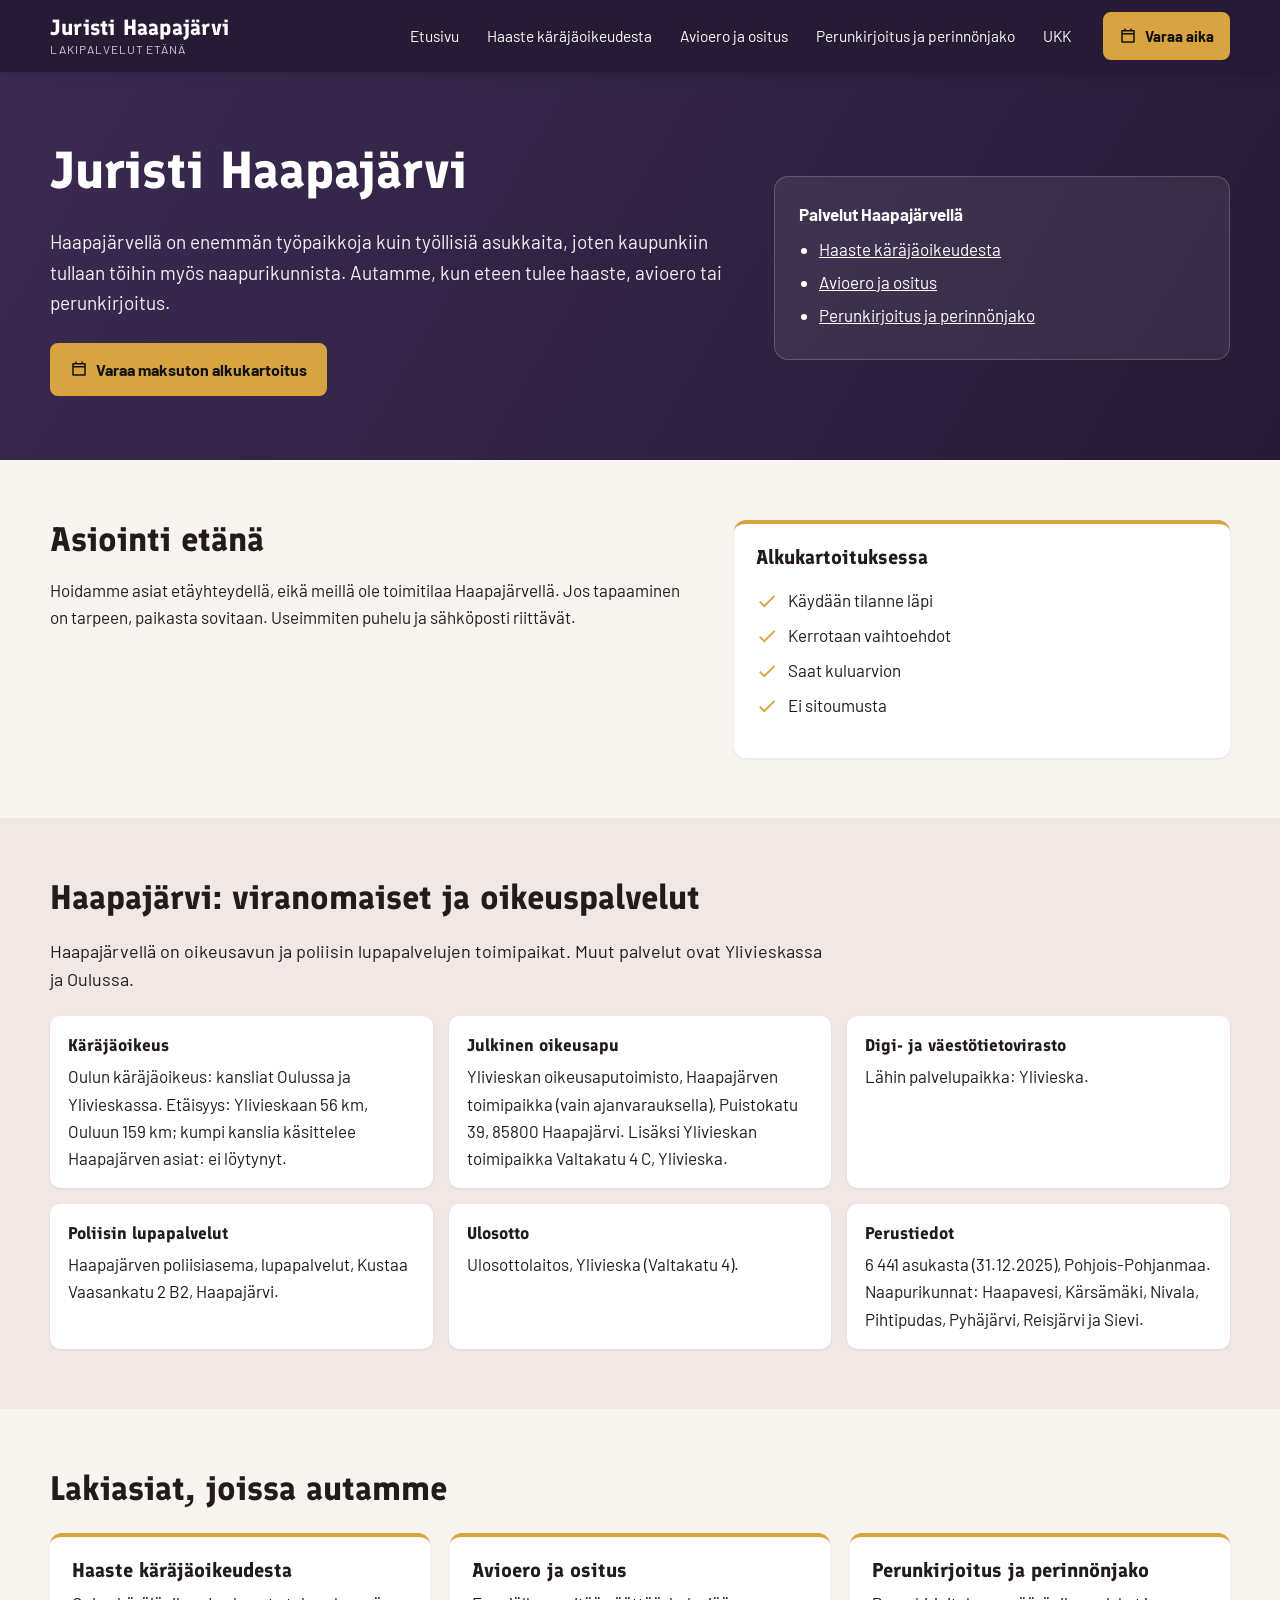
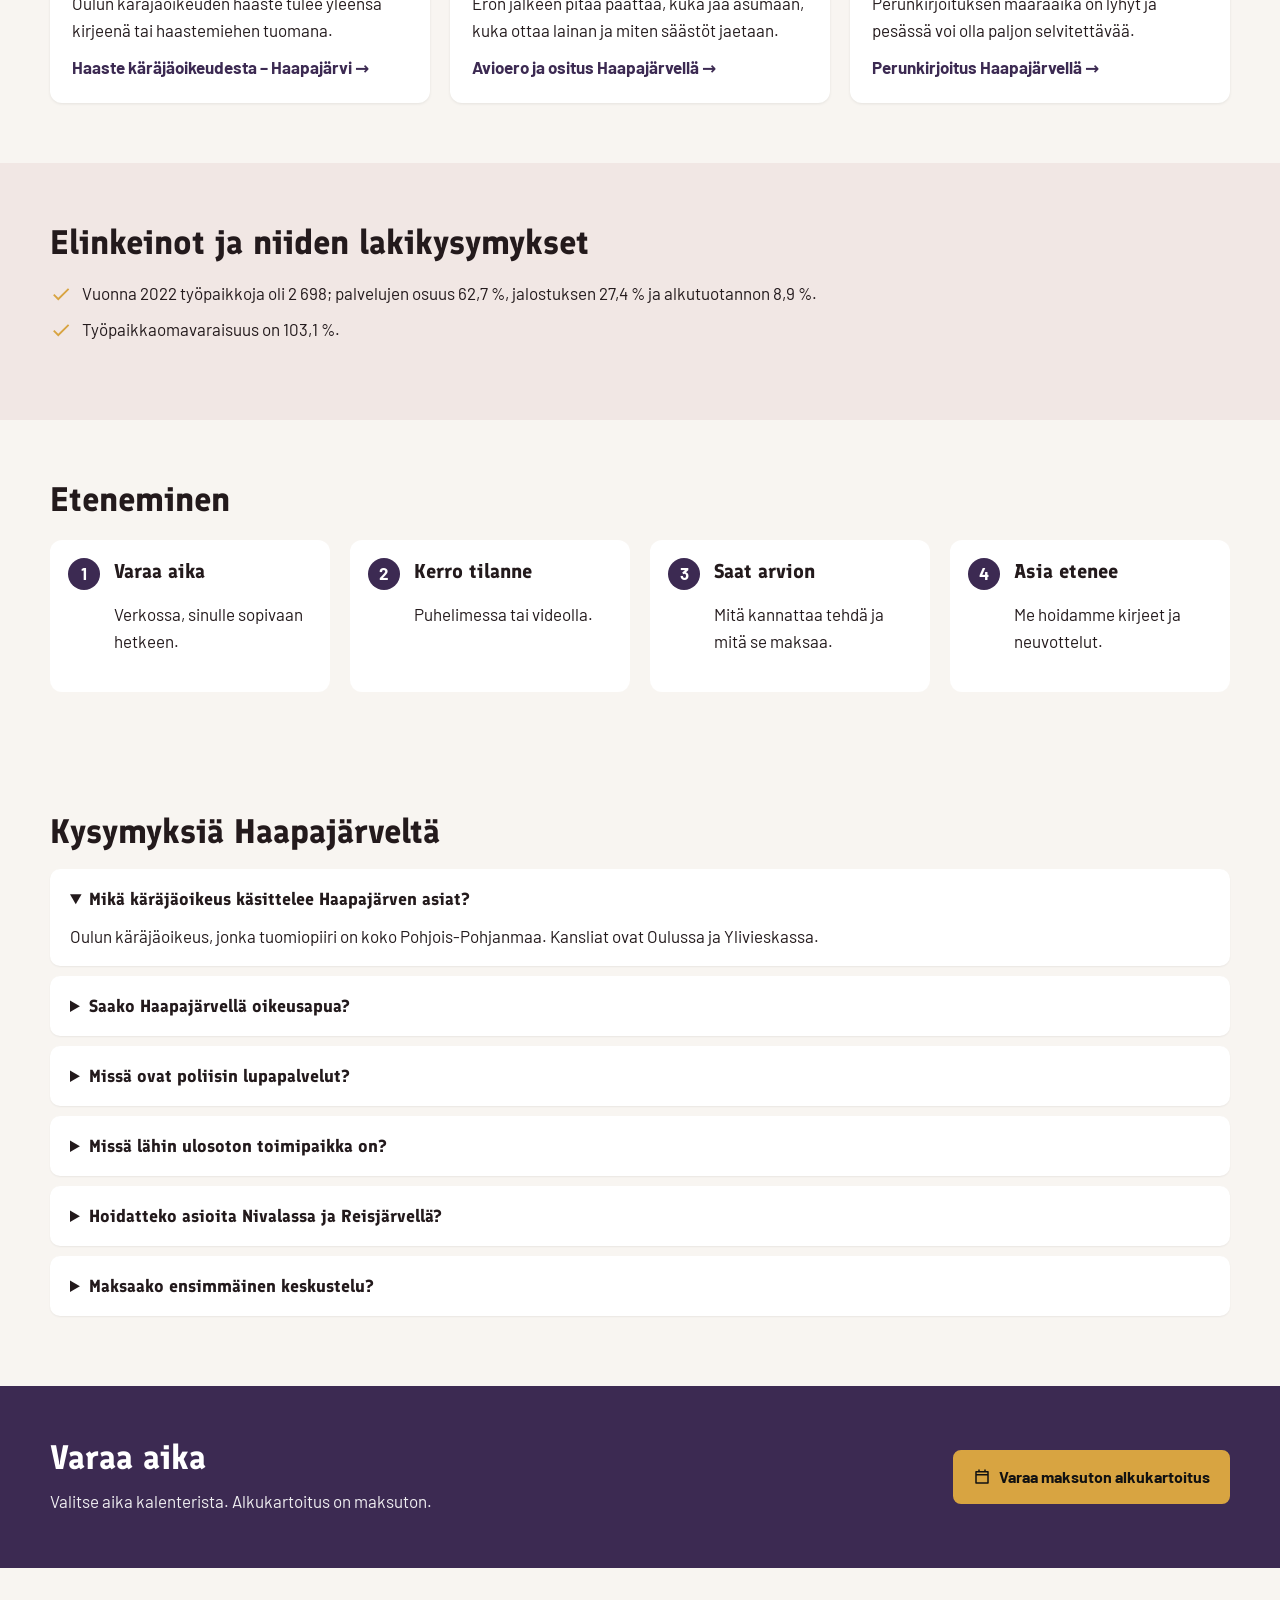
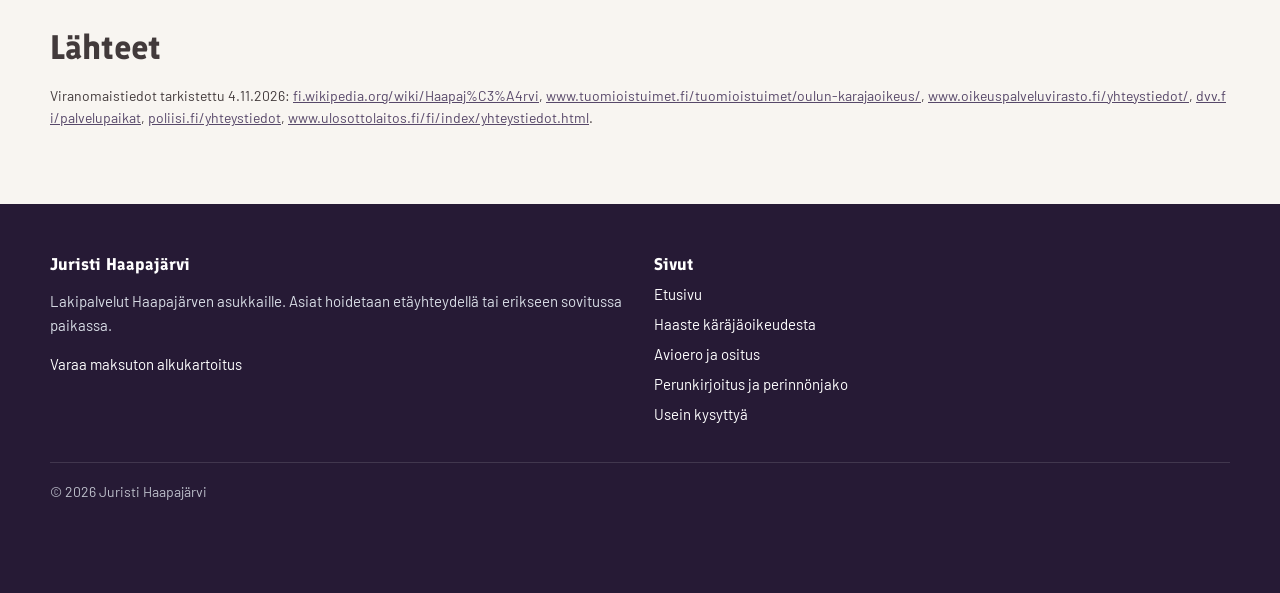
<file: index.html>
<!doctype html>
<html lang="fi">
<head>
<meta charset="utf-8">
<meta name="viewport" content="width=device-width,initial-scale=1">
<title>Juristi Haapajärvi | Haasteet, ero ja perintö</title>
<meta name="description" content="Juristi Haapajärvi: haasteeseen vastaaminen, ositus ja perunkirjoitus etäpalveluna. Ajanvaraus ja maksuton alkukartoitus.">
<meta name="robots" content="index,follow">
<link rel="canonical" href="https://arttu475-cpu.github.io/juristi-haapajarvi/">
<meta property="og:type" content="website">
<meta property="og:locale" content="fi_FI">
<meta property="og:site_name" content="Juristi Haapajärvi">
<meta property="og:title" content="Juristi Haapajärvi | Haasteet, ero ja perintö">
<meta property="og:description" content="Juristi Haapajärvi: haasteeseen vastaaminen, ositus ja perunkirjoitus etäpalveluna. Ajanvaraus ja maksuton alkukartoitus.">
<meta property="og:url" content="https://arttu475-cpu.github.io/juristi-haapajarvi/">
<meta name="theme-color" content="#261a35">
<link rel="stylesheet" href="./_f/fontit.css">
<link rel="stylesheet" href="./_f/tyyli.css">
<script type="application/ld+json">{"@context":"https://schema.org","@graph":[{"@type":"WebSite","@id":"https://arttu475-cpu.github.io/juristi-haapajarvi/#website","url":"https://arttu475-cpu.github.io/juristi-haapajarvi/","name":"Juristi Haapajärvi","inLanguage":"fi"},{"@type":"LegalService","@id":"https://arttu475-cpu.github.io/juristi-haapajarvi/#palvelu","name":"Juristi Haapajärvi","url":"https://arttu475-cpu.github.io/juristi-haapajarvi/","description":"Juristi Haapajärvi: haasteeseen vastaaminen, ositus ja perunkirjoitus etäpalveluna. Ajanvaraus ja maksuton alkukartoitus.","areaServed":{"@type":"City","name":"Haapajärvi","sameAs":"https://fi.wikipedia.org/wiki/Haapaj%C3%A4rvi"},"knowsAbout":["Haaste käräjäoikeudesta","Avioero ja ositus","Perunkirjoitus ja perinnönjako"],"potentialAction":{"@type":"ReserveAction","name":"Varaa maksuton alkukartoitus","target":"https://calendly.com/lakiasiantoimisto-helsinki/lakitoimiston-alkukartoitus"}},{"@type":"WebPage","@id":"https://arttu475-cpu.github.io/juristi-haapajarvi/#webpage","url":"https://arttu475-cpu.github.io/juristi-haapajarvi/","name":"Juristi Haapajärvi | Haasteet, ero ja perintö","description":"Juristi Haapajärvi: haasteeseen vastaaminen, ositus ja perunkirjoitus etäpalveluna. Ajanvaraus ja maksuton alkukartoitus.","inLanguage":"fi","isPartOf":{"@id":"https://arttu475-cpu.github.io/juristi-haapajarvi/#website"},"about":{"@id":"https://arttu475-cpu.github.io/juristi-haapajarvi/#palvelu"},"dateModified":"2026-11-04"},{"@type":"FAQPage","@id":"https://arttu475-cpu.github.io/juristi-haapajarvi/#ukk","mainEntity":[{"@type":"Question","name":"Mikä käräjäoikeus käsittelee Haapajärven asiat?","acceptedAnswer":{"@type":"Answer","text":"Oulun käräjäoikeus, jonka tuomiopiiri on koko Pohjois-Pohjanmaa. Kansliat ovat Oulussa ja Ylivieskassa."}},{"@type":"Question","name":"Saako Haapajärvellä oikeusapua?","acceptedAnswer":{"@type":"Answer","text":"Ylivieskan oikeusaputoimistolla on Haapajärven toimipaikka Puistokadulla, vain ajanvarauksella."}},{"@type":"Question","name":"Missä ovat poliisin lupapalvelut?","acceptedAnswer":{"@type":"Answer","text":"Haapajärven poliisiasemalla, Kustaa Vaasankatu 2."}},{"@type":"Question","name":"Missä lähin ulosoton toimipaikka on?","acceptedAnswer":{"@type":"Answer","text":"Ylivieskassa, Valtakatu 4."}},{"@type":"Question","name":"Hoidatteko asioita Nivalassa ja Reisjärvellä?","acceptedAnswer":{"@type":"Answer","text":"Kyllä, etäpalveluna."}},{"@type":"Question","name":"Maksaako ensimmäinen keskustelu?","acceptedAnswer":{"@type":"Answer","text":"Ei maksa."}}]}]}</script>
</head>
<body>
<header class="hd"><div class="w"><a class="brand" href="./"><b>Juristi Haapajärvi</b><small>Lakipalvelut etänä</small></a><input type="checkbox" id="mt" class="mt" aria-label="Avaa valikko"><label for="mt" class="mtl">Valikko</label>
<nav class="nav" aria-label="Päävalikko"><a href="./">Etusivu</a><a href="./haaste/">Haaste käräjäoikeudesta</a><a href="./avioero-ja-ositus/">Avioero ja ositus</a><a href="./perunkirjoitus/">Perunkirjoitus ja perinnönjako</a><a href="./ukk/">UKK</a></nav>
<a class="btn hbtn" href="https://calendly.com/lakiasiantoimisto-helsinki/lakitoimiston-alkukartoitus" target="_blank" rel="noopener"><svg viewBox="0 0 24 24" width="18" height="18" aria-hidden="true"><path fill="currentColor" d="M7 2h2v2h6V2h2v2h3a1 1 0 0 1 1 1v15a1 1 0 0 1-1 1H4a1 1 0 0 1-1-1V5a1 1 0 0 1 1-1h3zm12 8H5v9h14zM5 8h14V6H5z"/></svg>Varaa aika</a></div>
</header>
<main>

<section class="hero"><div class="w"><div><h1>Juristi Haapajärvi</h1><p class="l">Haapajärvellä on enemmän työpaikkoja kuin työllisiä asukkaita, joten kaupunkiin tullaan töihin myös naapurikunnista. Autamme, kun eteen tulee haaste, avioero tai perunkirjoitus.</p><div class="napit"><a class="btn" href="https://calendly.com/lakiasiantoimisto-helsinki/lakitoimiston-alkukartoitus" target="_blank" rel="noopener"><svg viewBox="0 0 24 24" width="18" height="18" aria-hidden="true"><path fill="currentColor" d="M7 2h2v2h6V2h2v2h3a1 1 0 0 1 1 1v15a1 1 0 0 1-1 1H4a1 1 0 0 1-1-1V5a1 1 0 0 1 1-1h3zm12 8H5v9h14zM5 8h14V6H5z"/></svg>Varaa maksuton alkukartoitus</a></div></div><div class="kortti"><b>Palvelut Haapajärvellä</b><ul><li><a style="color:#fff" href="./haaste/">Haaste käräjäoikeudesta</a></li><li><a style="color:#fff" href="./avioero-ja-ositus/">Avioero ja ositus</a></li><li><a style="color:#fff" href="./perunkirjoitus/">Perunkirjoitus ja perinnönjako</a></li></ul></div></div></section>
<section class="sec"><div class="w two"><div><h2>Asiointi etänä</h2><p>Hoidamme asiat etäyhteydellä, eikä meillä ole toimitilaa Haapajärvellä. Jos tapaaminen on tarpeen, paikasta sovitaan. Useimmiten puhelu ja sähköposti riittävät.</p></div><div class="card"><h3>Alkukartoituksessa</h3><ul class="list"><li><svg viewBox="0 0 24 24" width="22" height="22" aria-hidden="true"><path fill="currentColor" d="M9 16.2 4.8 12l-1.4 1.4L9 19 21 7l-1.4-1.4z"/></svg><span>Käydään tilanne läpi</span></li><li><svg viewBox="0 0 24 24" width="22" height="22" aria-hidden="true"><path fill="currentColor" d="M9 16.2 4.8 12l-1.4 1.4L9 19 21 7l-1.4-1.4z"/></svg><span>Kerrotaan vaihtoehdot</span></li><li><svg viewBox="0 0 24 24" width="22" height="22" aria-hidden="true"><path fill="currentColor" d="M9 16.2 4.8 12l-1.4 1.4L9 19 21 7l-1.4-1.4z"/></svg><span>Saat kuluarvion</span></li><li><svg viewBox="0 0 24 24" width="22" height="22" aria-hidden="true"><path fill="currentColor" d="M9 16.2 4.8 12l-1.4 1.4L9 19 21 7l-1.4-1.4z"/></svg><span>Ei sitoumusta</span></li></ul></div></div></section>
<section class="sec alt"><div class="w"><h2>Haapajärvi: viranomaiset ja oikeuspalvelut</h2><p class="lead">Haapajärvellä on oikeusavun ja poliisin lupapalvelujen toimipaikat. Muut palvelut ovat Ylivieskassa ja Oulussa.</p><div class="fakta"><div><b>Käräjäoikeus</b>Oulun käräjäoikeus: kansliat Oulussa ja Ylivieskassa. Etäisyys: Ylivieskaan 56 km, Ouluun 159 km; kumpi kanslia käsittelee Haapajärven asiat: ei löytynyt.</div><div><b>Julkinen oikeusapu</b>Ylivieskan oikeusaputoimisto, Haapajärven toimipaikka (vain ajanvarauksella), Puistokatu 39, 85800 Haapajärvi. Lisäksi Ylivieskan toimipaikka Valtakatu 4 C, Ylivieska.</div><div><b>Digi- ja väestötietovirasto</b>Lähin palvelupaikka: Ylivieska.</div><div><b>Poliisin lupapalvelut</b>Haapajärven poliisiasema, lupapalvelut, Kustaa Vaasankatu 2 B2, Haapajärvi.</div><div><b>Ulosotto</b>Ulosottolaitos, Ylivieska (Valtakatu 4).</div><div><b>Perustiedot</b>6 441 asukasta (31.12.2025), Pohjois-Pohjanmaa. Naapurikunnat: Haapavesi, Kärsämäki, Nivala, Pihtipudas, Pyhäjärvi, Reisjärvi ja Sievi.</div></div></div></section>
<section class="sec"><div class="w"><h2>Lakiasiat, joissa autamme</h2><div class="grid"><div class="card"><h3>Haaste käräjäoikeudesta</h3><p>Oulun käräjäoikeuden haaste tulee yleensä kirjeenä tai haastemiehen tuomana.</p><a class="more" href="./haaste/">Haaste käräjäoikeudesta – Haapajärvi →</a></div><div class="card"><h3>Avioero ja ositus</h3><p>Eron jälkeen pitää päättää, kuka jää asumaan, kuka ottaa lainan ja miten säästöt jaetaan.</p><a class="more" href="./avioero-ja-ositus/">Avioero ja ositus Haapajärvellä →</a></div><div class="card"><h3>Perunkirjoitus ja perinnönjako</h3><p>Perunkirjoituksen määräaika on lyhyt ja pesässä voi olla paljon selvitettävää.</p><a class="more" href="./perunkirjoitus/">Perunkirjoitus Haapajärvellä →</a></div></div></div></section>
<section class="sec alt"><div class="w"><h2>Elinkeinot ja niiden lakikysymykset</h2><ul class="list"><li><svg viewBox="0 0 24 24" width="22" height="22" aria-hidden="true"><path fill="currentColor" d="M9 16.2 4.8 12l-1.4 1.4L9 19 21 7l-1.4-1.4z"/></svg><span>Vuonna 2022 työpaikkoja oli 2 698; palvelujen osuus 62,7 %, jalostuksen 27,4 % ja alkutuotannon 8,9 %.</span></li><li><svg viewBox="0 0 24 24" width="22" height="22" aria-hidden="true"><path fill="currentColor" d="M9 16.2 4.8 12l-1.4 1.4L9 19 21 7l-1.4-1.4z"/></svg><span>Työpaikkaomavaraisuus on 103,1 %.</span></li></ul></div></section>
<section class="sec"><div class="w"><h2>Eteneminen</h2><div class="steps"><div><h3>Varaa aika</h3><p>Verkossa, sinulle sopivaan hetkeen.</p></div><div><h3>Kerro tilanne</h3><p>Puhelimessa tai videolla.</p></div><div><h3>Saat arvion</h3><p>Mitä kannattaa tehdä ja mitä se maksaa.</p></div><div><h3>Asia etenee</h3><p>Me hoidamme kirjeet ja neuvottelut.</p></div></div></div></section>
<section class="sec"><div class="w"><div class="ukk"><h2>Kysymyksiä Haapajärveltä</h2><details open><summary>Mikä käräjäoikeus käsittelee Haapajärven asiat?</summary><p>Oulun käräjäoikeus, jonka tuomiopiiri on koko Pohjois-Pohjanmaa. Kansliat ovat Oulussa ja Ylivieskassa.</p></details>
<details><summary>Saako Haapajärvellä oikeusapua?</summary><p>Ylivieskan oikeusaputoimistolla on Haapajärven toimipaikka Puistokadulla, vain ajanvarauksella.</p></details>
<details><summary>Missä ovat poliisin lupapalvelut?</summary><p>Haapajärven poliisiasemalla, Kustaa Vaasankatu 2.</p></details>
<details><summary>Missä lähin ulosoton toimipaikka on?</summary><p>Ylivieskassa, Valtakatu 4.</p></details>
<details><summary>Hoidatteko asioita Nivalassa ja Reisjärvellä?</summary><p>Kyllä, etäpalveluna.</p></details>
<details><summary>Maksaako ensimmäinen keskustelu?</summary><p>Ei maksa.</p></details></div></div></section>
<section class="cta"><div class="w"><div><h2>Varaa aika</h2><p>Valitse aika kalenterista. Alkukartoitus on maksuton.</p></div><div class="napit"><a class="btn" href="https://calendly.com/lakiasiantoimisto-helsinki/lakitoimiston-alkukartoitus" target="_blank" rel="noopener"><svg viewBox="0 0 24 24" width="18" height="18" aria-hidden="true"><path fill="currentColor" d="M7 2h2v2h6V2h2v2h3a1 1 0 0 1 1 1v15a1 1 0 0 1-1 1H4a1 1 0 0 1-1-1V5a1 1 0 0 1 1-1h3zm12 8H5v9h14zM5 8h14V6H5z"/></svg>Varaa maksuton alkukartoitus</a></div></div></section>
<section class="sec"><div class="w lahteet"><h2>Lähteet</h2><p>Viranomaistiedot tarkistettu 4.11.2026: <a href="https://fi.wikipedia.org/wiki/Haapaj%C3%A4rvi" rel="noopener">fi.wikipedia.org/wiki/Haapaj%C3%A4rvi</a>, <a href="https://www.tuomioistuimet.fi/tuomioistuimet/oulun-karajaoikeus/" rel="noopener">www.tuomioistuimet.fi/tuomioistuimet/oulun-karajaoikeus/</a>, <a href="https://www.oikeuspalveluvirasto.fi/yhteystiedot/" rel="noopener">www.oikeuspalveluvirasto.fi/yhteystiedot/</a>, <a href="https://dvv.fi/palvelupaikat" rel="noopener">dvv.fi/palvelupaikat</a>, <a href="https://poliisi.fi/yhteystiedot" rel="noopener">poliisi.fi/yhteystiedot</a>, <a href="https://www.ulosottolaitos.fi/fi/index/yhteystiedot.html" rel="noopener">www.ulosottolaitos.fi/fi/index/yhteystiedot.html</a>.</p></div></section>
</main>
<footer class="ft"><div class="w"><div class="cols">
<div><h3>Juristi Haapajärvi</h3><p>Lakipalvelut Haapajärven asukkaille. Asiat hoidetaan etäyhteydellä tai erikseen sovitussa paikassa.</p><p><a href="https://calendly.com/lakiasiantoimisto-helsinki/lakitoimiston-alkukartoitus" target="_blank" rel="noopener">Varaa maksuton alkukartoitus</a></p></div>
<div><h3>Sivut</h3><ul><li><a href="./">Etusivu</a></li><li><a href="./haaste/">Haaste käräjäoikeudesta</a></li><li><a href="./avioero-ja-ositus/">Avioero ja ositus</a></li><li><a href="./perunkirjoitus/">Perunkirjoitus ja perinnönjako</a></li><li><a href="./ukk/">Usein kysyttyä</a></li></ul></div>
</div><div class="pohja">© 2026 Juristi Haapajärvi</div></div></footer>
<div class="palkki"><a class="btn o" style="color:#fff" href="https://calendly.com/lakiasiantoimisto-helsinki/lakitoimiston-alkukartoitus" target="_blank" rel="noopener"><svg viewBox="0 0 24 24" width="18" height="18" aria-hidden="true"><path fill="currentColor" d="M7 2h2v2h6V2h2v2h3a1 1 0 0 1 1 1v15a1 1 0 0 1-1 1H4a1 1 0 0 1-1-1V5a1 1 0 0 1 1-1h3zm12 8H5v9h14zM5 8h14V6H5z"/></svg>Varaa maksuton alkukartoitus</a></div>
</body>
</html>
</file>
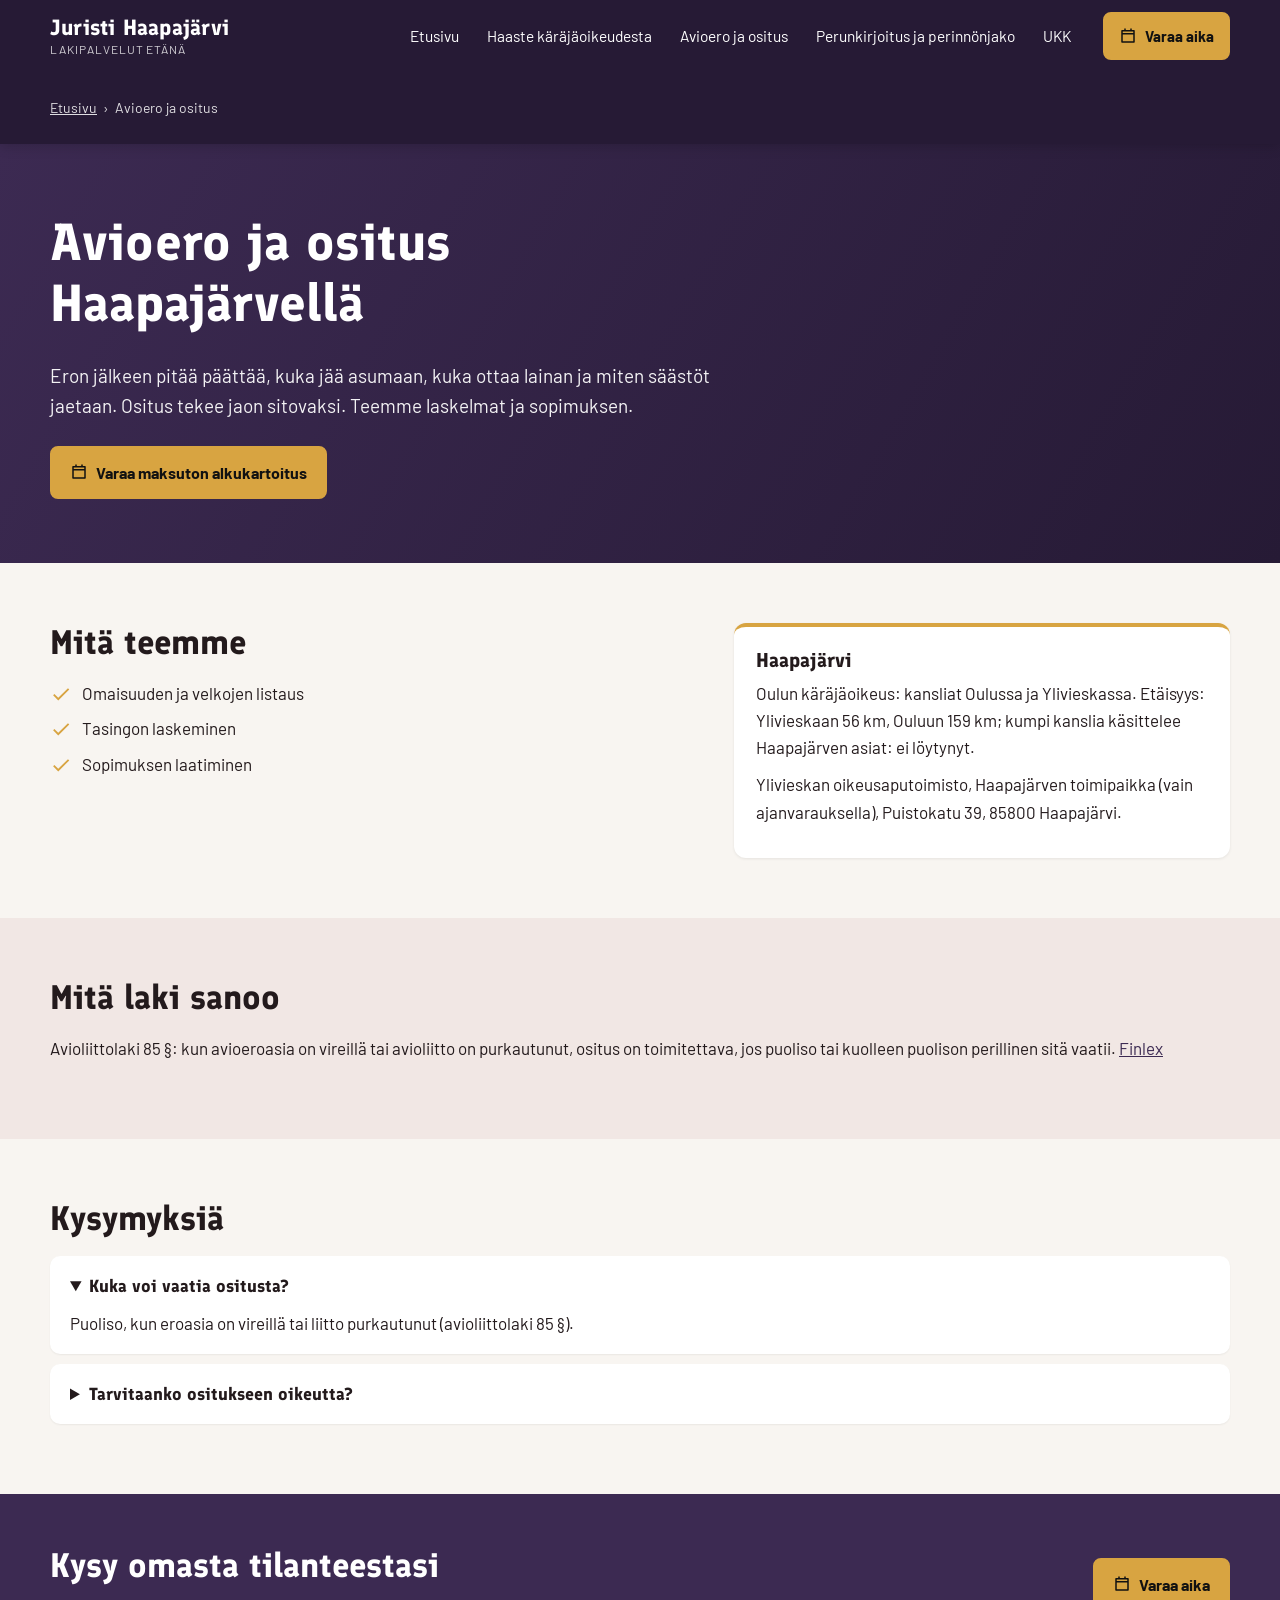
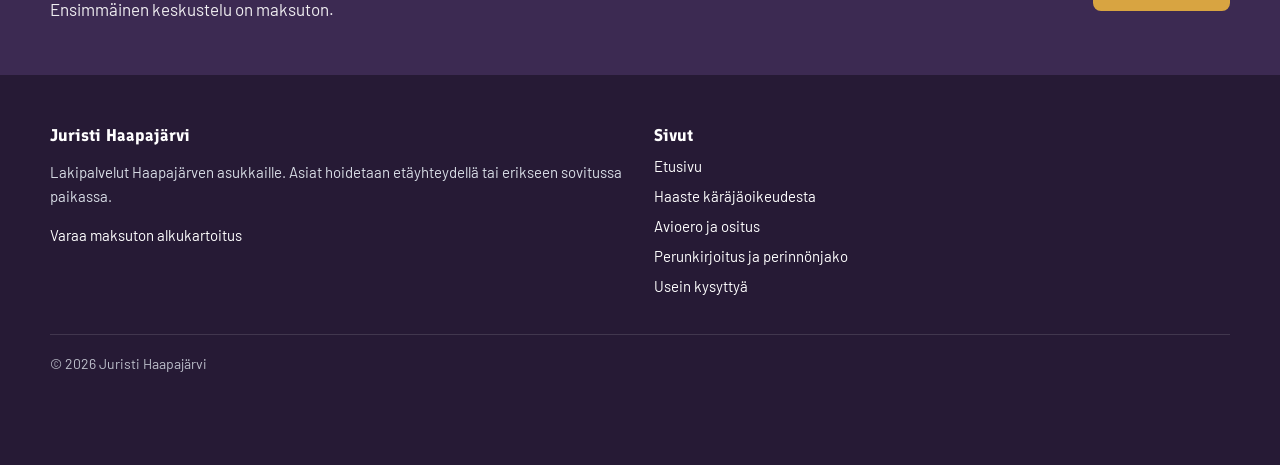
<file: avioero-ja-ositus/index.html>
<!doctype html>
<html lang="fi">
<head>
<meta charset="utf-8">
<meta name="viewport" content="width=device-width,initial-scale=1">
<title>Avioero ja ositus Haapajärvellä | Juristi Haapajärvi</title>
<meta name="description" content="Eron jälkeen pitää päättää, kuka jää asumaan, kuka ottaa lainan ja miten säästöt jaetaan. Varaa maksuton alkukartoitus.">
<meta name="robots" content="index,follow">
<link rel="canonical" href="https://arttu475-cpu.github.io/juristi-haapajarvi/avioero-ja-ositus/">
<meta property="og:type" content="website">
<meta property="og:locale" content="fi_FI">
<meta property="og:site_name" content="Juristi Haapajärvi">
<meta property="og:title" content="Avioero ja ositus Haapajärvellä | Juristi Haapajärvi">
<meta property="og:description" content="Eron jälkeen pitää päättää, kuka jää asumaan, kuka ottaa lainan ja miten säästöt jaetaan. Varaa maksuton alkukartoitus.">
<meta property="og:url" content="https://arttu475-cpu.github.io/juristi-haapajarvi/avioero-ja-ositus/">
<meta name="theme-color" content="#261a35">
<link rel="stylesheet" href="../_f/fontit.css">
<link rel="stylesheet" href="../_f/tyyli.css">
<script type="application/ld+json">{"@context":"https://schema.org","@graph":[{"@type":"WebSite","@id":"https://arttu475-cpu.github.io/juristi-haapajarvi/#website","url":"https://arttu475-cpu.github.io/juristi-haapajarvi/","name":"Juristi Haapajärvi","inLanguage":"fi"},{"@type":"LegalService","@id":"https://arttu475-cpu.github.io/juristi-haapajarvi/#palvelu","name":"Juristi Haapajärvi","url":"https://arttu475-cpu.github.io/juristi-haapajarvi/","description":"Juristi Haapajärvi: haasteeseen vastaaminen, ositus ja perunkirjoitus etäpalveluna. Ajanvaraus ja maksuton alkukartoitus.","areaServed":{"@type":"City","name":"Haapajärvi","sameAs":"https://fi.wikipedia.org/wiki/Haapaj%C3%A4rvi"},"knowsAbout":["Haaste käräjäoikeudesta","Avioero ja ositus","Perunkirjoitus ja perinnönjako"],"potentialAction":{"@type":"ReserveAction","name":"Varaa maksuton alkukartoitus","target":"https://calendly.com/lakiasiantoimisto-helsinki/lakitoimiston-alkukartoitus"}},{"@type":"WebPage","@id":"https://arttu475-cpu.github.io/juristi-haapajarvi/avioero-ja-ositus/#webpage","url":"https://arttu475-cpu.github.io/juristi-haapajarvi/avioero-ja-ositus/","name":"Avioero ja ositus Haapajärvellä | Juristi Haapajärvi","description":"Eron jälkeen pitää päättää, kuka jää asumaan, kuka ottaa lainan ja miten säästöt jaetaan. Varaa maksuton alkukartoitus.","inLanguage":"fi","isPartOf":{"@id":"https://arttu475-cpu.github.io/juristi-haapajarvi/#website"},"about":{"@id":"https://arttu475-cpu.github.io/juristi-haapajarvi/#palvelu"},"dateModified":"2026-11-04"},{"@type":"FAQPage","@id":"https://arttu475-cpu.github.io/juristi-haapajarvi/avioero-ja-ositus/#ukk","mainEntity":[{"@type":"Question","name":"Kuka voi vaatia ositusta?","acceptedAnswer":{"@type":"Answer","text":"Puoliso, kun eroasia on vireillä tai liitto purkautunut (avioliittolaki 85 §)."}},{"@type":"Question","name":"Tarvitaanko ositukseen oikeutta?","acceptedAnswer":{"@type":"Answer","text":"Ei, jos sovitaan. Muuten käräjäoikeus voi määrätä pesänjakajan."}}]},{"@type":"Service","name":"Avioero ja ositus Haapajärvellä","serviceType":"Avioero ja ositus","provider":{"@id":"https://arttu475-cpu.github.io/juristi-haapajarvi/#palvelu"},"areaServed":{"@type":"City","name":"Haapajärvi"}},{"@type":"BreadcrumbList","itemListElement":[{"@type":"ListItem","position":1,"name":"Etusivu","item":"https://arttu475-cpu.github.io/juristi-haapajarvi/"},{"@type":"ListItem","position":2,"name":"Avioero ja ositus","item":"https://arttu475-cpu.github.io/juristi-haapajarvi/avioero-ja-ositus/"}]}]}</script>
</head>
<body>
<header class="hd"><div class="w"><a class="brand" href="../"><b>Juristi Haapajärvi</b><small>Lakipalvelut etänä</small></a><input type="checkbox" id="mt" class="mt" aria-label="Avaa valikko"><label for="mt" class="mtl">Valikko</label>
<nav class="nav" aria-label="Päävalikko"><a href="../">Etusivu</a><a href="../haaste/">Haaste käräjäoikeudesta</a><a href="../avioero-ja-ositus/">Avioero ja ositus</a><a href="../perunkirjoitus/">Perunkirjoitus ja perinnönjako</a><a href="../ukk/">UKK</a></nav>
<a class="btn hbtn" href="https://calendly.com/lakiasiantoimisto-helsinki/lakitoimiston-alkukartoitus" target="_blank" rel="noopener"><svg viewBox="0 0 24 24" width="18" height="18" aria-hidden="true"><path fill="currentColor" d="M7 2h2v2h6V2h2v2h3a1 1 0 0 1 1 1v15a1 1 0 0 1-1 1H4a1 1 0 0 1-1-1V5a1 1 0 0 1 1-1h3zm12 8H5v9h14zM5 8h14V6H5z"/></svg>Varaa aika</a></div>
<div class="w"><nav class="crumb" aria-label="Murupolku"><ol><li><a href="../">Etusivu</a></li><li aria-current="page">Avioero ja ositus</li></ol></nav></div></header>
<main>

<section class="hero"><div class="w"><div><h1>Avioero ja ositus Haapajärvellä</h1><p class="l">Eron jälkeen pitää päättää, kuka jää asumaan, kuka ottaa lainan ja miten säästöt jaetaan. Ositus tekee jaon sitovaksi. Teemme laskelmat ja sopimuksen.</p><div class="napit"><a class="btn" href="https://calendly.com/lakiasiantoimisto-helsinki/lakitoimiston-alkukartoitus" target="_blank" rel="noopener"><svg viewBox="0 0 24 24" width="18" height="18" aria-hidden="true"><path fill="currentColor" d="M7 2h2v2h6V2h2v2h3a1 1 0 0 1 1 1v15a1 1 0 0 1-1 1H4a1 1 0 0 1-1-1V5a1 1 0 0 1 1-1h3zm12 8H5v9h14zM5 8h14V6H5z"/></svg>Varaa maksuton alkukartoitus</a></div></div></div></section>
<section class="sec"><div class="w two"><div><h2>Mitä teemme</h2><ul class="list"><li><svg viewBox="0 0 24 24" width="22" height="22" aria-hidden="true"><path fill="currentColor" d="M9 16.2 4.8 12l-1.4 1.4L9 19 21 7l-1.4-1.4z"/></svg><span>Omaisuuden ja velkojen listaus</span></li><li><svg viewBox="0 0 24 24" width="22" height="22" aria-hidden="true"><path fill="currentColor" d="M9 16.2 4.8 12l-1.4 1.4L9 19 21 7l-1.4-1.4z"/></svg><span>Tasingon laskeminen</span></li><li><svg viewBox="0 0 24 24" width="22" height="22" aria-hidden="true"><path fill="currentColor" d="M9 16.2 4.8 12l-1.4 1.4L9 19 21 7l-1.4-1.4z"/></svg><span>Sopimuksen laatiminen</span></li></ul></div><div class="card"><h3>Haapajärvi</h3><p>Oulun käräjäoikeus: kansliat Oulussa ja Ylivieskassa. Etäisyys: Ylivieskaan 56 km, Ouluun 159 km; kumpi kanslia käsittelee Haapajärven asiat: ei löytynyt.</p><p>Ylivieskan oikeusaputoimisto, Haapajärven toimipaikka (vain ajanvarauksella), Puistokatu 39, 85800 Haapajärvi.</p></div></div></section>
<section class="sec alt"><div class="w"><h2>Mitä laki sanoo</h2><p>Avioliittolaki 85 §: kun avioeroasia on vireillä tai avioliitto on purkautunut, ositus on toimitettava, jos puoliso tai kuolleen puolison perillinen sitä vaatii. <a href="https://www.finlex.fi/fi/lainsaadanto/1929/234" rel="noopener">Finlex</a></p></div></section>
<section class="sec"><div class="w"><div class="ukk"><h2>Kysymyksiä</h2><details open><summary>Kuka voi vaatia ositusta?</summary><p>Puoliso, kun eroasia on vireillä tai liitto purkautunut (avioliittolaki 85 §).</p></details>
<details><summary>Tarvitaanko ositukseen oikeutta?</summary><p>Ei, jos sovitaan. Muuten käräjäoikeus voi määrätä pesänjakajan.</p></details></div></div></section>
<section class="cta"><div class="w"><div><h2>Kysy omasta tilanteestasi</h2><p>Ensimmäinen keskustelu on maksuton.</p></div><div class="napit"><a class="btn" href="https://calendly.com/lakiasiantoimisto-helsinki/lakitoimiston-alkukartoitus" target="_blank" rel="noopener"><svg viewBox="0 0 24 24" width="18" height="18" aria-hidden="true"><path fill="currentColor" d="M7 2h2v2h6V2h2v2h3a1 1 0 0 1 1 1v15a1 1 0 0 1-1 1H4a1 1 0 0 1-1-1V5a1 1 0 0 1 1-1h3zm12 8H5v9h14zM5 8h14V6H5z"/></svg>Varaa aika</a></div></div></section>
</main>
<footer class="ft"><div class="w"><div class="cols">
<div><h3>Juristi Haapajärvi</h3><p>Lakipalvelut Haapajärven asukkaille. Asiat hoidetaan etäyhteydellä tai erikseen sovitussa paikassa.</p><p><a href="https://calendly.com/lakiasiantoimisto-helsinki/lakitoimiston-alkukartoitus" target="_blank" rel="noopener">Varaa maksuton alkukartoitus</a></p></div>
<div><h3>Sivut</h3><ul><li><a href="../">Etusivu</a></li><li><a href="../haaste/">Haaste käräjäoikeudesta</a></li><li><a href="../avioero-ja-ositus/">Avioero ja ositus</a></li><li><a href="../perunkirjoitus/">Perunkirjoitus ja perinnönjako</a></li><li><a href="../ukk/">Usein kysyttyä</a></li></ul></div>
</div><div class="pohja">© 2026 Juristi Haapajärvi</div></div></footer>
<div class="palkki"><a class="btn o" style="color:#fff" href="https://calendly.com/lakiasiantoimisto-helsinki/lakitoimiston-alkukartoitus" target="_blank" rel="noopener"><svg viewBox="0 0 24 24" width="18" height="18" aria-hidden="true"><path fill="currentColor" d="M7 2h2v2h6V2h2v2h3a1 1 0 0 1 1 1v15a1 1 0 0 1-1 1H4a1 1 0 0 1-1-1V5a1 1 0 0 1 1-1h3zm12 8H5v9h14zM5 8h14V6H5z"/></svg>Varaa maksuton alkukartoitus</a></div>
</body>
</html>
</file>
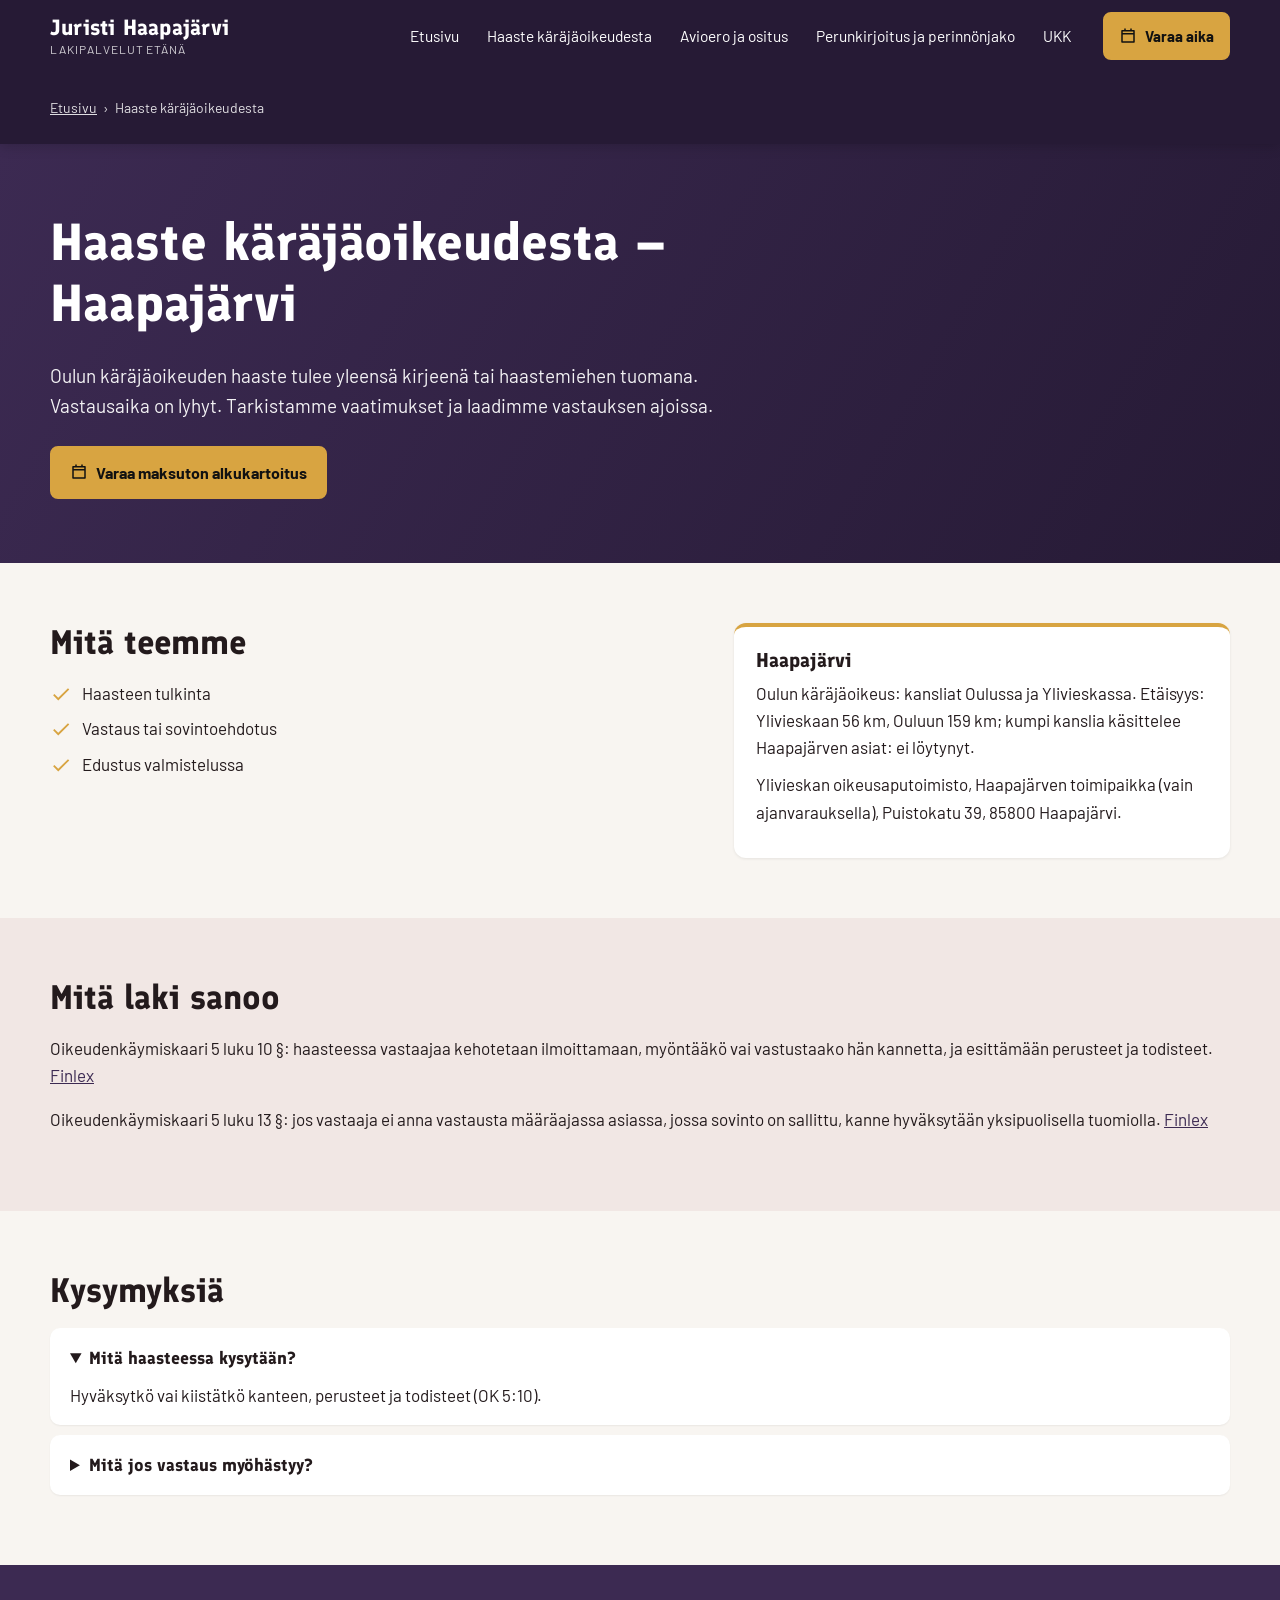
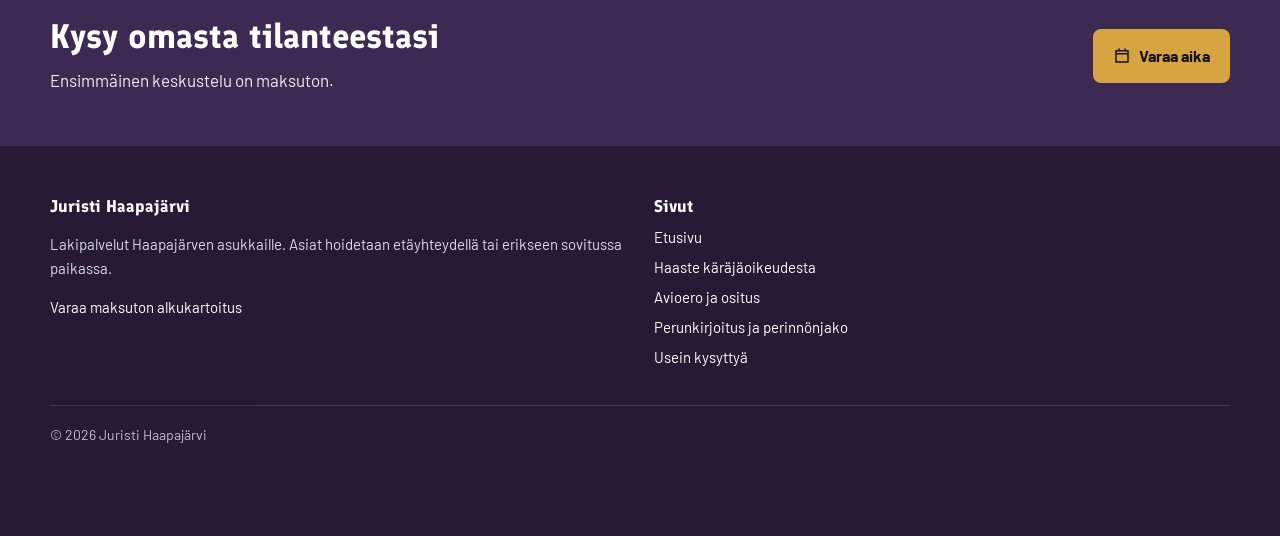
<file: haaste/index.html>
<!doctype html>
<html lang="fi">
<head>
<meta charset="utf-8">
<meta name="viewport" content="width=device-width,initial-scale=1">
<title>Haaste käräjäoikeudesta – Haapajärvi | Juristi Haapajärvi</title>
<meta name="description" content="Oulun käräjäoikeuden haaste tulee yleensä kirjeenä tai haastemiehen tuomana. Varaa maksuton alkukartoitus.">
<meta name="robots" content="index,follow">
<link rel="canonical" href="https://arttu475-cpu.github.io/juristi-haapajarvi/haaste/">
<meta property="og:type" content="website">
<meta property="og:locale" content="fi_FI">
<meta property="og:site_name" content="Juristi Haapajärvi">
<meta property="og:title" content="Haaste käräjäoikeudesta – Haapajärvi | Juristi Haapajärvi">
<meta property="og:description" content="Oulun käräjäoikeuden haaste tulee yleensä kirjeenä tai haastemiehen tuomana. Varaa maksuton alkukartoitus.">
<meta property="og:url" content="https://arttu475-cpu.github.io/juristi-haapajarvi/haaste/">
<meta name="theme-color" content="#261a35">
<link rel="stylesheet" href="../_f/fontit.css">
<link rel="stylesheet" href="../_f/tyyli.css">
<script type="application/ld+json">{"@context":"https://schema.org","@graph":[{"@type":"WebSite","@id":"https://arttu475-cpu.github.io/juristi-haapajarvi/#website","url":"https://arttu475-cpu.github.io/juristi-haapajarvi/","name":"Juristi Haapajärvi","inLanguage":"fi"},{"@type":"LegalService","@id":"https://arttu475-cpu.github.io/juristi-haapajarvi/#palvelu","name":"Juristi Haapajärvi","url":"https://arttu475-cpu.github.io/juristi-haapajarvi/","description":"Juristi Haapajärvi: haasteeseen vastaaminen, ositus ja perunkirjoitus etäpalveluna. Ajanvaraus ja maksuton alkukartoitus.","areaServed":{"@type":"City","name":"Haapajärvi","sameAs":"https://fi.wikipedia.org/wiki/Haapaj%C3%A4rvi"},"knowsAbout":["Haaste käräjäoikeudesta","Avioero ja ositus","Perunkirjoitus ja perinnönjako"],"potentialAction":{"@type":"ReserveAction","name":"Varaa maksuton alkukartoitus","target":"https://calendly.com/lakiasiantoimisto-helsinki/lakitoimiston-alkukartoitus"}},{"@type":"WebPage","@id":"https://arttu475-cpu.github.io/juristi-haapajarvi/haaste/#webpage","url":"https://arttu475-cpu.github.io/juristi-haapajarvi/haaste/","name":"Haaste käräjäoikeudesta – Haapajärvi | Juristi Haapajärvi","description":"Oulun käräjäoikeuden haaste tulee yleensä kirjeenä tai haastemiehen tuomana. Varaa maksuton alkukartoitus.","inLanguage":"fi","isPartOf":{"@id":"https://arttu475-cpu.github.io/juristi-haapajarvi/#website"},"about":{"@id":"https://arttu475-cpu.github.io/juristi-haapajarvi/#palvelu"},"dateModified":"2026-11-04"},{"@type":"FAQPage","@id":"https://arttu475-cpu.github.io/juristi-haapajarvi/haaste/#ukk","mainEntity":[{"@type":"Question","name":"Mitä haasteessa kysytään?","acceptedAnswer":{"@type":"Answer","text":"Hyväksytkö vai kiistätkö kanteen, perusteet ja todisteet (OK 5:10)."}},{"@type":"Question","name":"Mitä jos vastaus myöhästyy?","acceptedAnswer":{"@type":"Answer","text":"Asia voidaan ratkaista yksipuolisella tuomiolla (OK 5:13)."}}]},{"@type":"Service","name":"Haaste käräjäoikeudesta – Haapajärvi","serviceType":"Haaste käräjäoikeudesta","provider":{"@id":"https://arttu475-cpu.github.io/juristi-haapajarvi/#palvelu"},"areaServed":{"@type":"City","name":"Haapajärvi"}},{"@type":"BreadcrumbList","itemListElement":[{"@type":"ListItem","position":1,"name":"Etusivu","item":"https://arttu475-cpu.github.io/juristi-haapajarvi/"},{"@type":"ListItem","position":2,"name":"Haaste käräjäoikeudesta","item":"https://arttu475-cpu.github.io/juristi-haapajarvi/haaste/"}]}]}</script>
</head>
<body>
<header class="hd"><div class="w"><a class="brand" href="../"><b>Juristi Haapajärvi</b><small>Lakipalvelut etänä</small></a><input type="checkbox" id="mt" class="mt" aria-label="Avaa valikko"><label for="mt" class="mtl">Valikko</label>
<nav class="nav" aria-label="Päävalikko"><a href="../">Etusivu</a><a href="../haaste/">Haaste käräjäoikeudesta</a><a href="../avioero-ja-ositus/">Avioero ja ositus</a><a href="../perunkirjoitus/">Perunkirjoitus ja perinnönjako</a><a href="../ukk/">UKK</a></nav>
<a class="btn hbtn" href="https://calendly.com/lakiasiantoimisto-helsinki/lakitoimiston-alkukartoitus" target="_blank" rel="noopener"><svg viewBox="0 0 24 24" width="18" height="18" aria-hidden="true"><path fill="currentColor" d="M7 2h2v2h6V2h2v2h3a1 1 0 0 1 1 1v15a1 1 0 0 1-1 1H4a1 1 0 0 1-1-1V5a1 1 0 0 1 1-1h3zm12 8H5v9h14zM5 8h14V6H5z"/></svg>Varaa aika</a></div>
<div class="w"><nav class="crumb" aria-label="Murupolku"><ol><li><a href="../">Etusivu</a></li><li aria-current="page">Haaste käräjäoikeudesta</li></ol></nav></div></header>
<main>

<section class="hero"><div class="w"><div><h1>Haaste käräjäoikeudesta – Haapajärvi</h1><p class="l">Oulun käräjäoikeuden haaste tulee yleensä kirjeenä tai haastemiehen tuomana. Vastausaika on lyhyt. Tarkistamme vaatimukset ja laadimme vastauksen ajoissa.</p><div class="napit"><a class="btn" href="https://calendly.com/lakiasiantoimisto-helsinki/lakitoimiston-alkukartoitus" target="_blank" rel="noopener"><svg viewBox="0 0 24 24" width="18" height="18" aria-hidden="true"><path fill="currentColor" d="M7 2h2v2h6V2h2v2h3a1 1 0 0 1 1 1v15a1 1 0 0 1-1 1H4a1 1 0 0 1-1-1V5a1 1 0 0 1 1-1h3zm12 8H5v9h14zM5 8h14V6H5z"/></svg>Varaa maksuton alkukartoitus</a></div></div></div></section>
<section class="sec"><div class="w two"><div><h2>Mitä teemme</h2><ul class="list"><li><svg viewBox="0 0 24 24" width="22" height="22" aria-hidden="true"><path fill="currentColor" d="M9 16.2 4.8 12l-1.4 1.4L9 19 21 7l-1.4-1.4z"/></svg><span>Haasteen tulkinta</span></li><li><svg viewBox="0 0 24 24" width="22" height="22" aria-hidden="true"><path fill="currentColor" d="M9 16.2 4.8 12l-1.4 1.4L9 19 21 7l-1.4-1.4z"/></svg><span>Vastaus tai sovintoehdotus</span></li><li><svg viewBox="0 0 24 24" width="22" height="22" aria-hidden="true"><path fill="currentColor" d="M9 16.2 4.8 12l-1.4 1.4L9 19 21 7l-1.4-1.4z"/></svg><span>Edustus valmistelussa</span></li></ul></div><div class="card"><h3>Haapajärvi</h3><p>Oulun käräjäoikeus: kansliat Oulussa ja Ylivieskassa. Etäisyys: Ylivieskaan 56 km, Ouluun 159 km; kumpi kanslia käsittelee Haapajärven asiat: ei löytynyt.</p><p>Ylivieskan oikeusaputoimisto, Haapajärven toimipaikka (vain ajanvarauksella), Puistokatu 39, 85800 Haapajärvi.</p></div></div></section>
<section class="sec alt"><div class="w"><h2>Mitä laki sanoo</h2><p>Oikeudenkäymiskaari 5 luku 10 §: haasteessa vastaajaa kehotetaan ilmoittamaan, myöntääkö vai vastustaako hän kannetta, ja esittämään perusteet ja todisteet. <a href="https://www.finlex.fi/fi/lainsaadanto/1734/4" rel="noopener">Finlex</a></p><p>Oikeudenkäymiskaari 5 luku 13 §: jos vastaaja ei anna vastausta määräajassa asiassa, jossa sovinto on sallittu, kanne hyväksytään yksipuolisella tuomiolla. <a href="https://www.finlex.fi/fi/lainsaadanto/1734/4" rel="noopener">Finlex</a></p></div></section>
<section class="sec"><div class="w"><div class="ukk"><h2>Kysymyksiä</h2><details open><summary>Mitä haasteessa kysytään?</summary><p>Hyväksytkö vai kiistätkö kanteen, perusteet ja todisteet (OK 5:10).</p></details>
<details><summary>Mitä jos vastaus myöhästyy?</summary><p>Asia voidaan ratkaista yksipuolisella tuomiolla (OK 5:13).</p></details></div></div></section>
<section class="cta"><div class="w"><div><h2>Kysy omasta tilanteestasi</h2><p>Ensimmäinen keskustelu on maksuton.</p></div><div class="napit"><a class="btn" href="https://calendly.com/lakiasiantoimisto-helsinki/lakitoimiston-alkukartoitus" target="_blank" rel="noopener"><svg viewBox="0 0 24 24" width="18" height="18" aria-hidden="true"><path fill="currentColor" d="M7 2h2v2h6V2h2v2h3a1 1 0 0 1 1 1v15a1 1 0 0 1-1 1H4a1 1 0 0 1-1-1V5a1 1 0 0 1 1-1h3zm12 8H5v9h14zM5 8h14V6H5z"/></svg>Varaa aika</a></div></div></section>
</main>
<footer class="ft"><div class="w"><div class="cols">
<div><h3>Juristi Haapajärvi</h3><p>Lakipalvelut Haapajärven asukkaille. Asiat hoidetaan etäyhteydellä tai erikseen sovitussa paikassa.</p><p><a href="https://calendly.com/lakiasiantoimisto-helsinki/lakitoimiston-alkukartoitus" target="_blank" rel="noopener">Varaa maksuton alkukartoitus</a></p></div>
<div><h3>Sivut</h3><ul><li><a href="../">Etusivu</a></li><li><a href="../haaste/">Haaste käräjäoikeudesta</a></li><li><a href="../avioero-ja-ositus/">Avioero ja ositus</a></li><li><a href="../perunkirjoitus/">Perunkirjoitus ja perinnönjako</a></li><li><a href="../ukk/">Usein kysyttyä</a></li></ul></div>
</div><div class="pohja">© 2026 Juristi Haapajärvi</div></div></footer>
<div class="palkki"><a class="btn o" style="color:#fff" href="https://calendly.com/lakiasiantoimisto-helsinki/lakitoimiston-alkukartoitus" target="_blank" rel="noopener"><svg viewBox="0 0 24 24" width="18" height="18" aria-hidden="true"><path fill="currentColor" d="M7 2h2v2h6V2h2v2h3a1 1 0 0 1 1 1v15a1 1 0 0 1-1 1H4a1 1 0 0 1-1-1V5a1 1 0 0 1 1-1h3zm12 8H5v9h14zM5 8h14V6H5z"/></svg>Varaa maksuton alkukartoitus</a></div>
</body>
</html>
</file>
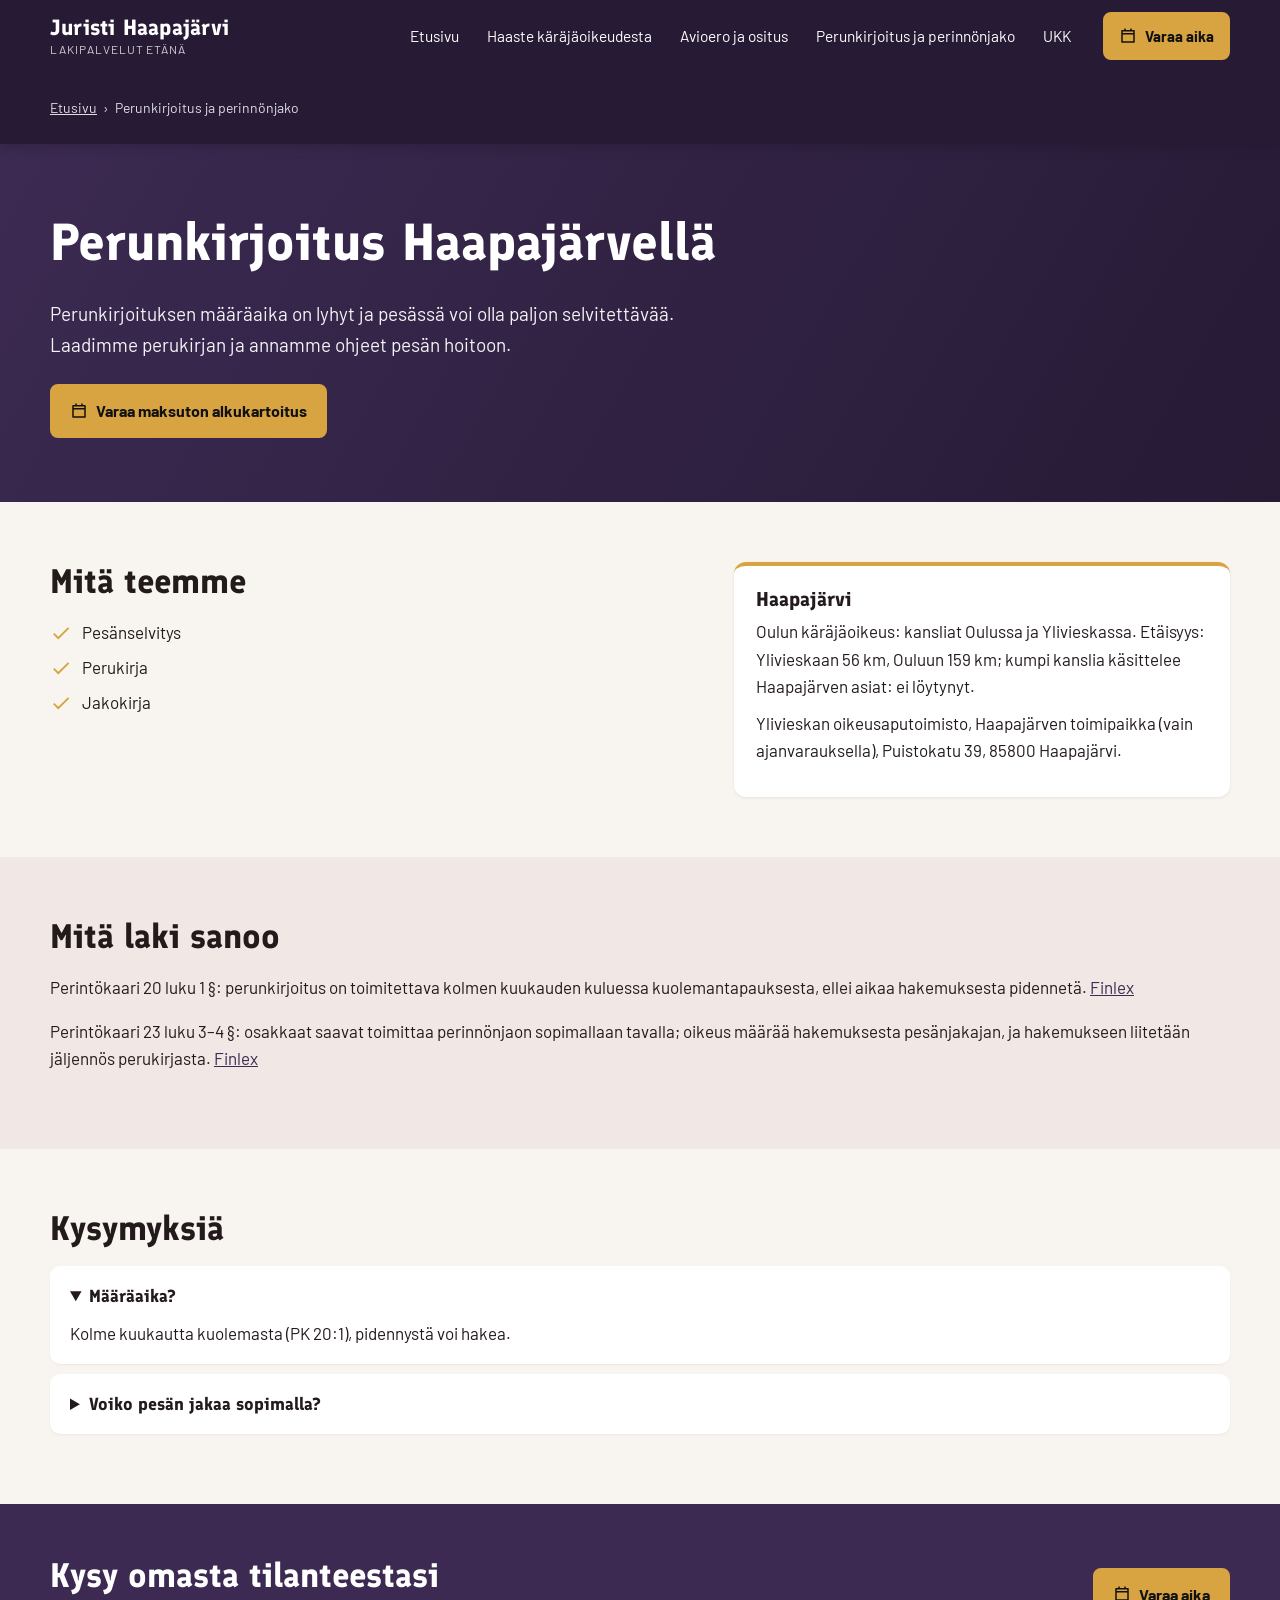
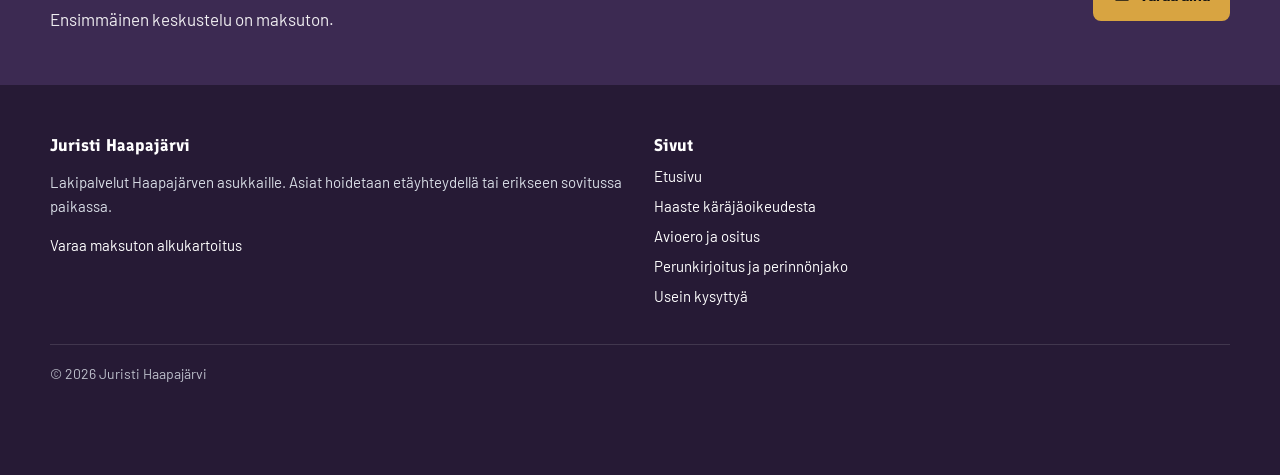
<file: perunkirjoitus/index.html>
<!doctype html>
<html lang="fi">
<head>
<meta charset="utf-8">
<meta name="viewport" content="width=device-width,initial-scale=1">
<title>Perunkirjoitus Haapajärvellä | Juristi Haapajärvi</title>
<meta name="description" content="Perunkirjoituksen määräaika on lyhyt ja pesässä voi olla paljon selvitettävää. Varaa maksuton alkukartoitus.">
<meta name="robots" content="index,follow">
<link rel="canonical" href="https://arttu475-cpu.github.io/juristi-haapajarvi/perunkirjoitus/">
<meta property="og:type" content="website">
<meta property="og:locale" content="fi_FI">
<meta property="og:site_name" content="Juristi Haapajärvi">
<meta property="og:title" content="Perunkirjoitus Haapajärvellä | Juristi Haapajärvi">
<meta property="og:description" content="Perunkirjoituksen määräaika on lyhyt ja pesässä voi olla paljon selvitettävää. Varaa maksuton alkukartoitus.">
<meta property="og:url" content="https://arttu475-cpu.github.io/juristi-haapajarvi/perunkirjoitus/">
<meta name="theme-color" content="#261a35">
<link rel="stylesheet" href="../_f/fontit.css">
<link rel="stylesheet" href="../_f/tyyli.css">
<script type="application/ld+json">{"@context":"https://schema.org","@graph":[{"@type":"WebSite","@id":"https://arttu475-cpu.github.io/juristi-haapajarvi/#website","url":"https://arttu475-cpu.github.io/juristi-haapajarvi/","name":"Juristi Haapajärvi","inLanguage":"fi"},{"@type":"LegalService","@id":"https://arttu475-cpu.github.io/juristi-haapajarvi/#palvelu","name":"Juristi Haapajärvi","url":"https://arttu475-cpu.github.io/juristi-haapajarvi/","description":"Juristi Haapajärvi: haasteeseen vastaaminen, ositus ja perunkirjoitus etäpalveluna. Ajanvaraus ja maksuton alkukartoitus.","areaServed":{"@type":"City","name":"Haapajärvi","sameAs":"https://fi.wikipedia.org/wiki/Haapaj%C3%A4rvi"},"knowsAbout":["Haaste käräjäoikeudesta","Avioero ja ositus","Perunkirjoitus ja perinnönjako"],"potentialAction":{"@type":"ReserveAction","name":"Varaa maksuton alkukartoitus","target":"https://calendly.com/lakiasiantoimisto-helsinki/lakitoimiston-alkukartoitus"}},{"@type":"WebPage","@id":"https://arttu475-cpu.github.io/juristi-haapajarvi/perunkirjoitus/#webpage","url":"https://arttu475-cpu.github.io/juristi-haapajarvi/perunkirjoitus/","name":"Perunkirjoitus Haapajärvellä | Juristi Haapajärvi","description":"Perunkirjoituksen määräaika on lyhyt ja pesässä voi olla paljon selvitettävää. Varaa maksuton alkukartoitus.","inLanguage":"fi","isPartOf":{"@id":"https://arttu475-cpu.github.io/juristi-haapajarvi/#website"},"about":{"@id":"https://arttu475-cpu.github.io/juristi-haapajarvi/#palvelu"},"dateModified":"2026-11-04"},{"@type":"FAQPage","@id":"https://arttu475-cpu.github.io/juristi-haapajarvi/perunkirjoitus/#ukk","mainEntity":[{"@type":"Question","name":"Määräaika?","acceptedAnswer":{"@type":"Answer","text":"Kolme kuukautta kuolemasta (PK 20:1), pidennystä voi hakea."}},{"@type":"Question","name":"Voiko pesän jakaa sopimalla?","acceptedAnswer":{"@type":"Answer","text":"Voi (PK 23:3)."}}]},{"@type":"Service","name":"Perunkirjoitus Haapajärvellä","serviceType":"Perunkirjoitus ja perinnönjako","provider":{"@id":"https://arttu475-cpu.github.io/juristi-haapajarvi/#palvelu"},"areaServed":{"@type":"City","name":"Haapajärvi"}},{"@type":"BreadcrumbList","itemListElement":[{"@type":"ListItem","position":1,"name":"Etusivu","item":"https://arttu475-cpu.github.io/juristi-haapajarvi/"},{"@type":"ListItem","position":2,"name":"Perunkirjoitus ja perinnönjako","item":"https://arttu475-cpu.github.io/juristi-haapajarvi/perunkirjoitus/"}]}]}</script>
</head>
<body>
<header class="hd"><div class="w"><a class="brand" href="../"><b>Juristi Haapajärvi</b><small>Lakipalvelut etänä</small></a><input type="checkbox" id="mt" class="mt" aria-label="Avaa valikko"><label for="mt" class="mtl">Valikko</label>
<nav class="nav" aria-label="Päävalikko"><a href="../">Etusivu</a><a href="../haaste/">Haaste käräjäoikeudesta</a><a href="../avioero-ja-ositus/">Avioero ja ositus</a><a href="../perunkirjoitus/">Perunkirjoitus ja perinnönjako</a><a href="../ukk/">UKK</a></nav>
<a class="btn hbtn" href="https://calendly.com/lakiasiantoimisto-helsinki/lakitoimiston-alkukartoitus" target="_blank" rel="noopener"><svg viewBox="0 0 24 24" width="18" height="18" aria-hidden="true"><path fill="currentColor" d="M7 2h2v2h6V2h2v2h3a1 1 0 0 1 1 1v15a1 1 0 0 1-1 1H4a1 1 0 0 1-1-1V5a1 1 0 0 1 1-1h3zm12 8H5v9h14zM5 8h14V6H5z"/></svg>Varaa aika</a></div>
<div class="w"><nav class="crumb" aria-label="Murupolku"><ol><li><a href="../">Etusivu</a></li><li aria-current="page">Perunkirjoitus ja perinnönjako</li></ol></nav></div></header>
<main>

<section class="hero"><div class="w"><div><h1>Perunkirjoitus Haapajärvellä</h1><p class="l">Perunkirjoituksen määräaika on lyhyt ja pesässä voi olla paljon selvitettävää. Laadimme perukirjan ja annamme ohjeet pesän hoitoon.</p><div class="napit"><a class="btn" href="https://calendly.com/lakiasiantoimisto-helsinki/lakitoimiston-alkukartoitus" target="_blank" rel="noopener"><svg viewBox="0 0 24 24" width="18" height="18" aria-hidden="true"><path fill="currentColor" d="M7 2h2v2h6V2h2v2h3a1 1 0 0 1 1 1v15a1 1 0 0 1-1 1H4a1 1 0 0 1-1-1V5a1 1 0 0 1 1-1h3zm12 8H5v9h14zM5 8h14V6H5z"/></svg>Varaa maksuton alkukartoitus</a></div></div></div></section>
<section class="sec"><div class="w two"><div><h2>Mitä teemme</h2><ul class="list"><li><svg viewBox="0 0 24 24" width="22" height="22" aria-hidden="true"><path fill="currentColor" d="M9 16.2 4.8 12l-1.4 1.4L9 19 21 7l-1.4-1.4z"/></svg><span>Pesänselvitys</span></li><li><svg viewBox="0 0 24 24" width="22" height="22" aria-hidden="true"><path fill="currentColor" d="M9 16.2 4.8 12l-1.4 1.4L9 19 21 7l-1.4-1.4z"/></svg><span>Perukirja</span></li><li><svg viewBox="0 0 24 24" width="22" height="22" aria-hidden="true"><path fill="currentColor" d="M9 16.2 4.8 12l-1.4 1.4L9 19 21 7l-1.4-1.4z"/></svg><span>Jakokirja</span></li></ul></div><div class="card"><h3>Haapajärvi</h3><p>Oulun käräjäoikeus: kansliat Oulussa ja Ylivieskassa. Etäisyys: Ylivieskaan 56 km, Ouluun 159 km; kumpi kanslia käsittelee Haapajärven asiat: ei löytynyt.</p><p>Ylivieskan oikeusaputoimisto, Haapajärven toimipaikka (vain ajanvarauksella), Puistokatu 39, 85800 Haapajärvi.</p></div></div></section>
<section class="sec alt"><div class="w"><h2>Mitä laki sanoo</h2><p>Perintökaari 20 luku 1 §: perunkirjoitus on toimitettava kolmen kuukauden kuluessa kuolemantapauksesta, ellei aikaa hakemuksesta pidennetä. <a href="https://www.finlex.fi/fi/lainsaadanto/1965/40" rel="noopener">Finlex</a></p><p>Perintökaari 23 luku 3–4 §: osakkaat saavat toimittaa perinnönjaon sopimallaan tavalla; oikeus määrää hakemuksesta pesänjakajan, ja hakemukseen liitetään jäljennös perukirjasta. <a href="https://www.finlex.fi/fi/lainsaadanto/1965/40" rel="noopener">Finlex</a></p></div></section>
<section class="sec"><div class="w"><div class="ukk"><h2>Kysymyksiä</h2><details open><summary>Määräaika?</summary><p>Kolme kuukautta kuolemasta (PK 20:1), pidennystä voi hakea.</p></details>
<details><summary>Voiko pesän jakaa sopimalla?</summary><p>Voi (PK 23:3).</p></details></div></div></section>
<section class="cta"><div class="w"><div><h2>Kysy omasta tilanteestasi</h2><p>Ensimmäinen keskustelu on maksuton.</p></div><div class="napit"><a class="btn" href="https://calendly.com/lakiasiantoimisto-helsinki/lakitoimiston-alkukartoitus" target="_blank" rel="noopener"><svg viewBox="0 0 24 24" width="18" height="18" aria-hidden="true"><path fill="currentColor" d="M7 2h2v2h6V2h2v2h3a1 1 0 0 1 1 1v15a1 1 0 0 1-1 1H4a1 1 0 0 1-1-1V5a1 1 0 0 1 1-1h3zm12 8H5v9h14zM5 8h14V6H5z"/></svg>Varaa aika</a></div></div></section>
</main>
<footer class="ft"><div class="w"><div class="cols">
<div><h3>Juristi Haapajärvi</h3><p>Lakipalvelut Haapajärven asukkaille. Asiat hoidetaan etäyhteydellä tai erikseen sovitussa paikassa.</p><p><a href="https://calendly.com/lakiasiantoimisto-helsinki/lakitoimiston-alkukartoitus" target="_blank" rel="noopener">Varaa maksuton alkukartoitus</a></p></div>
<div><h3>Sivut</h3><ul><li><a href="../">Etusivu</a></li><li><a href="../haaste/">Haaste käräjäoikeudesta</a></li><li><a href="../avioero-ja-ositus/">Avioero ja ositus</a></li><li><a href="../perunkirjoitus/">Perunkirjoitus ja perinnönjako</a></li><li><a href="../ukk/">Usein kysyttyä</a></li></ul></div>
</div><div class="pohja">© 2026 Juristi Haapajärvi</div></div></footer>
<div class="palkki"><a class="btn o" style="color:#fff" href="https://calendly.com/lakiasiantoimisto-helsinki/lakitoimiston-alkukartoitus" target="_blank" rel="noopener"><svg viewBox="0 0 24 24" width="18" height="18" aria-hidden="true"><path fill="currentColor" d="M7 2h2v2h6V2h2v2h3a1 1 0 0 1 1 1v15a1 1 0 0 1-1 1H4a1 1 0 0 1-1-1V5a1 1 0 0 1 1-1h3zm12 8H5v9h14zM5 8h14V6H5z"/></svg>Varaa maksuton alkukartoitus</a></div>
</body>
</html>
</file>
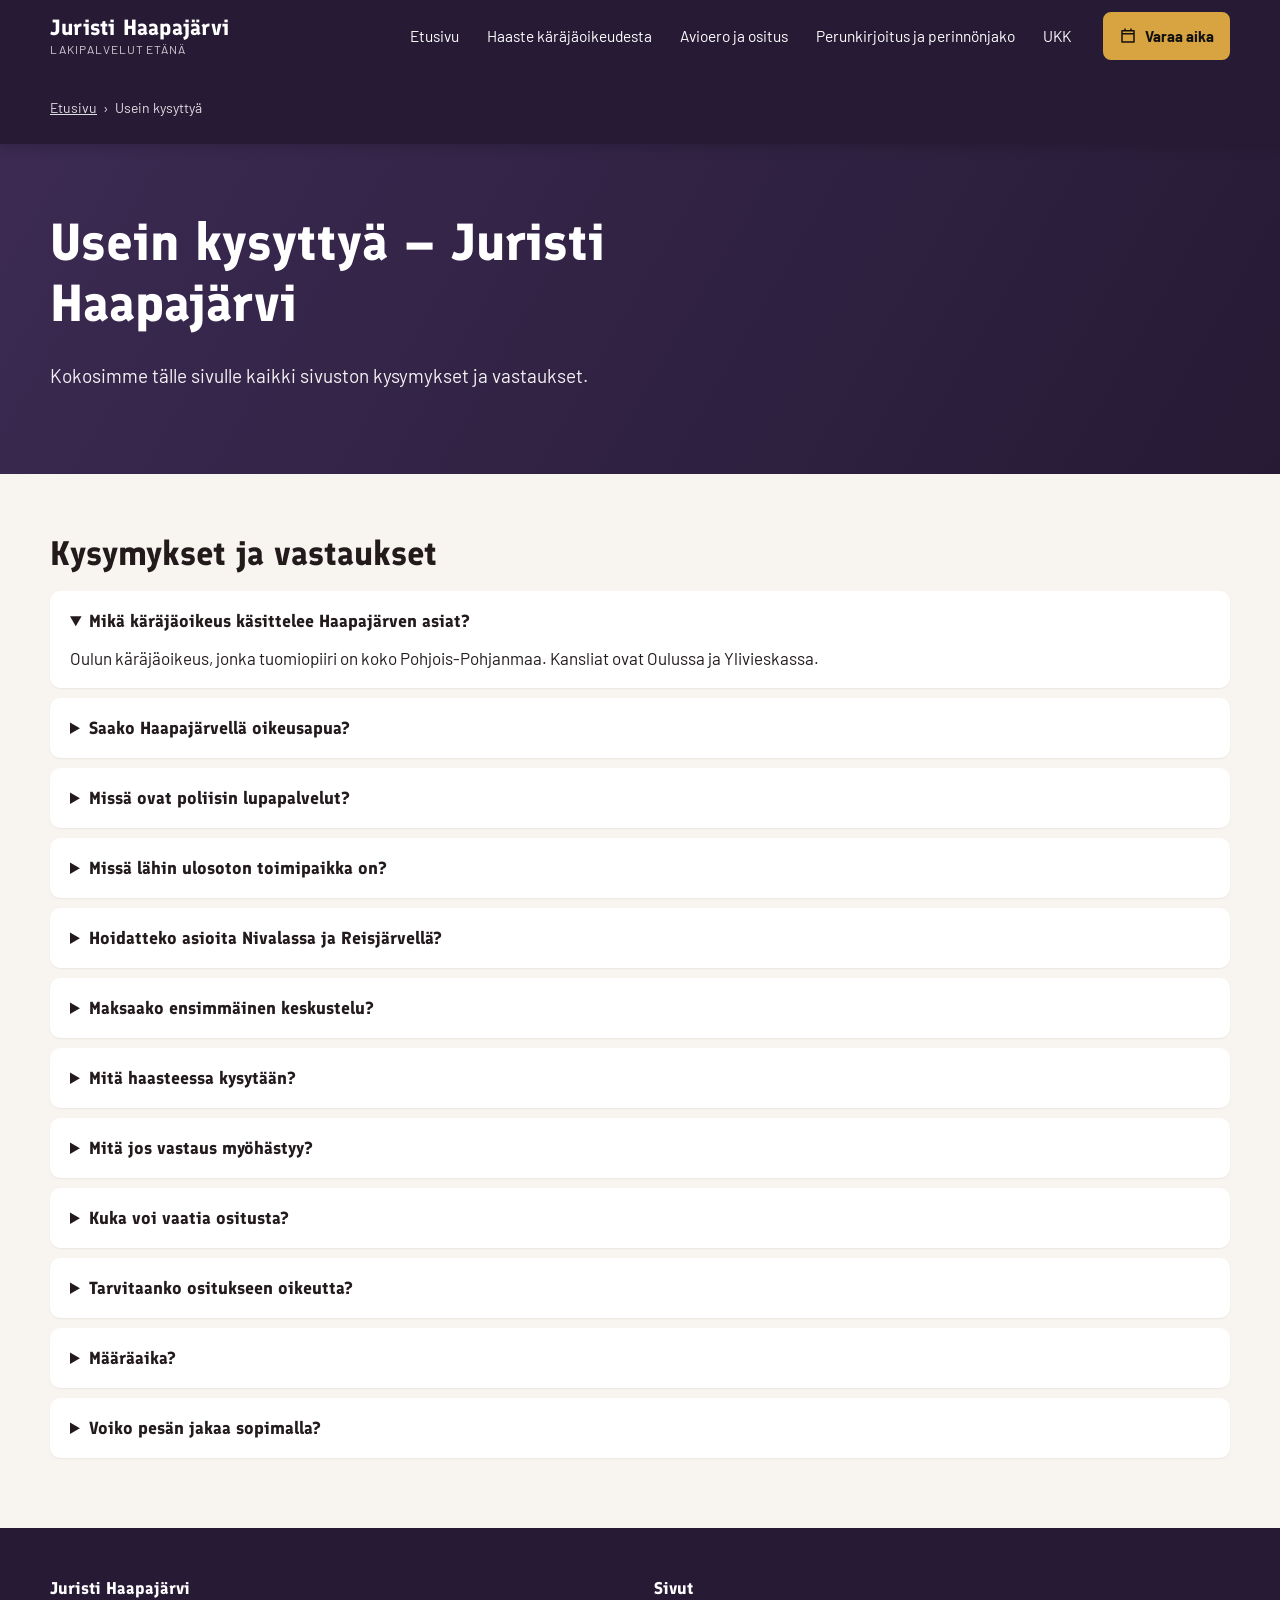
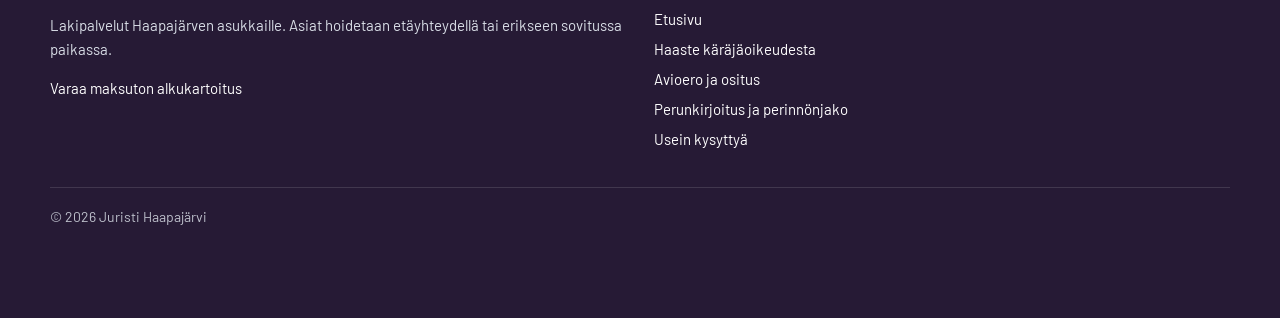
<file: ukk/index.html>
<!doctype html>
<html lang="fi">
<head>
<meta charset="utf-8">
<meta name="viewport" content="width=device-width,initial-scale=1">
<title>Usein kysyttyä | Juristi Haapajärvi</title>
<meta name="description" content="Vastauksia Haapajärven asukkaiden kysymyksiin perinnöstä, riidoista ja viranomaisista.">
<meta name="robots" content="index,follow">
<link rel="canonical" href="https://arttu475-cpu.github.io/juristi-haapajarvi/ukk/">
<meta property="og:type" content="website">
<meta property="og:locale" content="fi_FI">
<meta property="og:site_name" content="Juristi Haapajärvi">
<meta property="og:title" content="Usein kysyttyä | Juristi Haapajärvi">
<meta property="og:description" content="Vastauksia Haapajärven asukkaiden kysymyksiin perinnöstä, riidoista ja viranomaisista.">
<meta property="og:url" content="https://arttu475-cpu.github.io/juristi-haapajarvi/ukk/">
<meta name="theme-color" content="#261a35">
<link rel="stylesheet" href="../_f/fontit.css">
<link rel="stylesheet" href="../_f/tyyli.css">
<script type="application/ld+json">{"@context":"https://schema.org","@graph":[{"@type":"WebSite","@id":"https://arttu475-cpu.github.io/juristi-haapajarvi/#website","url":"https://arttu475-cpu.github.io/juristi-haapajarvi/","name":"Juristi Haapajärvi","inLanguage":"fi"},{"@type":"LegalService","@id":"https://arttu475-cpu.github.io/juristi-haapajarvi/#palvelu","name":"Juristi Haapajärvi","url":"https://arttu475-cpu.github.io/juristi-haapajarvi/","description":"Juristi Haapajärvi: haasteeseen vastaaminen, ositus ja perunkirjoitus etäpalveluna. Ajanvaraus ja maksuton alkukartoitus.","areaServed":{"@type":"City","name":"Haapajärvi","sameAs":"https://fi.wikipedia.org/wiki/Haapaj%C3%A4rvi"},"knowsAbout":["Haaste käräjäoikeudesta","Avioero ja ositus","Perunkirjoitus ja perinnönjako"],"potentialAction":{"@type":"ReserveAction","name":"Varaa maksuton alkukartoitus","target":"https://calendly.com/lakiasiantoimisto-helsinki/lakitoimiston-alkukartoitus"}},{"@type":"WebPage","@id":"https://arttu475-cpu.github.io/juristi-haapajarvi/ukk/#webpage","url":"https://arttu475-cpu.github.io/juristi-haapajarvi/ukk/","name":"Usein kysyttyä | Juristi Haapajärvi","description":"Vastauksia Haapajärven asukkaiden kysymyksiin perinnöstä, riidoista ja viranomaisista.","inLanguage":"fi","isPartOf":{"@id":"https://arttu475-cpu.github.io/juristi-haapajarvi/#website"},"about":{"@id":"https://arttu475-cpu.github.io/juristi-haapajarvi/#palvelu"},"dateModified":"2026-11-04"},{"@type":"FAQPage","@id":"https://arttu475-cpu.github.io/juristi-haapajarvi/ukk/#ukk","mainEntity":[{"@type":"Question","name":"Mikä käräjäoikeus käsittelee Haapajärven asiat?","acceptedAnswer":{"@type":"Answer","text":"Oulun käräjäoikeus, jonka tuomiopiiri on koko Pohjois-Pohjanmaa. Kansliat ovat Oulussa ja Ylivieskassa."}},{"@type":"Question","name":"Saako Haapajärvellä oikeusapua?","acceptedAnswer":{"@type":"Answer","text":"Ylivieskan oikeusaputoimistolla on Haapajärven toimipaikka Puistokadulla, vain ajanvarauksella."}},{"@type":"Question","name":"Missä ovat poliisin lupapalvelut?","acceptedAnswer":{"@type":"Answer","text":"Haapajärven poliisiasemalla, Kustaa Vaasankatu 2."}},{"@type":"Question","name":"Missä lähin ulosoton toimipaikka on?","acceptedAnswer":{"@type":"Answer","text":"Ylivieskassa, Valtakatu 4."}},{"@type":"Question","name":"Hoidatteko asioita Nivalassa ja Reisjärvellä?","acceptedAnswer":{"@type":"Answer","text":"Kyllä, etäpalveluna."}},{"@type":"Question","name":"Maksaako ensimmäinen keskustelu?","acceptedAnswer":{"@type":"Answer","text":"Ei maksa."}},{"@type":"Question","name":"Mitä haasteessa kysytään?","acceptedAnswer":{"@type":"Answer","text":"Hyväksytkö vai kiistätkö kanteen, perusteet ja todisteet (OK 5:10)."}},{"@type":"Question","name":"Mitä jos vastaus myöhästyy?","acceptedAnswer":{"@type":"Answer","text":"Asia voidaan ratkaista yksipuolisella tuomiolla (OK 5:13)."}},{"@type":"Question","name":"Kuka voi vaatia ositusta?","acceptedAnswer":{"@type":"Answer","text":"Puoliso, kun eroasia on vireillä tai liitto purkautunut (avioliittolaki 85 §)."}},{"@type":"Question","name":"Tarvitaanko ositukseen oikeutta?","acceptedAnswer":{"@type":"Answer","text":"Ei, jos sovitaan. Muuten käräjäoikeus voi määrätä pesänjakajan."}},{"@type":"Question","name":"Määräaika?","acceptedAnswer":{"@type":"Answer","text":"Kolme kuukautta kuolemasta (PK 20:1), pidennystä voi hakea."}},{"@type":"Question","name":"Voiko pesän jakaa sopimalla?","acceptedAnswer":{"@type":"Answer","text":"Voi (PK 23:3)."}}]},{"@type":"BreadcrumbList","itemListElement":[{"@type":"ListItem","position":1,"name":"Etusivu","item":"https://arttu475-cpu.github.io/juristi-haapajarvi/"},{"@type":"ListItem","position":2,"name":"Usein kysyttyä","item":"https://arttu475-cpu.github.io/juristi-haapajarvi/ukk/"}]}]}</script>
</head>
<body>
<header class="hd"><div class="w"><a class="brand" href="../"><b>Juristi Haapajärvi</b><small>Lakipalvelut etänä</small></a><input type="checkbox" id="mt" class="mt" aria-label="Avaa valikko"><label for="mt" class="mtl">Valikko</label>
<nav class="nav" aria-label="Päävalikko"><a href="../">Etusivu</a><a href="../haaste/">Haaste käräjäoikeudesta</a><a href="../avioero-ja-ositus/">Avioero ja ositus</a><a href="../perunkirjoitus/">Perunkirjoitus ja perinnönjako</a><a href="../ukk/">UKK</a></nav>
<a class="btn hbtn" href="https://calendly.com/lakiasiantoimisto-helsinki/lakitoimiston-alkukartoitus" target="_blank" rel="noopener"><svg viewBox="0 0 24 24" width="18" height="18" aria-hidden="true"><path fill="currentColor" d="M7 2h2v2h6V2h2v2h3a1 1 0 0 1 1 1v15a1 1 0 0 1-1 1H4a1 1 0 0 1-1-1V5a1 1 0 0 1 1-1h3zm12 8H5v9h14zM5 8h14V6H5z"/></svg>Varaa aika</a></div>
<div class="w"><nav class="crumb" aria-label="Murupolku"><ol><li><a href="../">Etusivu</a></li><li aria-current="page">Usein kysyttyä</li></ol></nav></div></header>
<main>

<section class="hero"><div class="w"><div><h1>Usein kysyttyä – Juristi Haapajärvi</h1><p class="l">Kokosimme tälle sivulle kaikki sivuston kysymykset ja vastaukset.</p></div></div></section>
<section class="sec"><div class="w"><div class="ukk"><h2>Kysymykset ja vastaukset</h2><details open><summary>Mikä käräjäoikeus käsittelee Haapajärven asiat?</summary><p>Oulun käräjäoikeus, jonka tuomiopiiri on koko Pohjois-Pohjanmaa. Kansliat ovat Oulussa ja Ylivieskassa.</p></details>
<details><summary>Saako Haapajärvellä oikeusapua?</summary><p>Ylivieskan oikeusaputoimistolla on Haapajärven toimipaikka Puistokadulla, vain ajanvarauksella.</p></details>
<details><summary>Missä ovat poliisin lupapalvelut?</summary><p>Haapajärven poliisiasemalla, Kustaa Vaasankatu 2.</p></details>
<details><summary>Missä lähin ulosoton toimipaikka on?</summary><p>Ylivieskassa, Valtakatu 4.</p></details>
<details><summary>Hoidatteko asioita Nivalassa ja Reisjärvellä?</summary><p>Kyllä, etäpalveluna.</p></details>
<details><summary>Maksaako ensimmäinen keskustelu?</summary><p>Ei maksa.</p></details>
<details><summary>Mitä haasteessa kysytään?</summary><p>Hyväksytkö vai kiistätkö kanteen, perusteet ja todisteet (OK 5:10).</p></details>
<details><summary>Mitä jos vastaus myöhästyy?</summary><p>Asia voidaan ratkaista yksipuolisella tuomiolla (OK 5:13).</p></details>
<details><summary>Kuka voi vaatia ositusta?</summary><p>Puoliso, kun eroasia on vireillä tai liitto purkautunut (avioliittolaki 85 §).</p></details>
<details><summary>Tarvitaanko ositukseen oikeutta?</summary><p>Ei, jos sovitaan. Muuten käräjäoikeus voi määrätä pesänjakajan.</p></details>
<details><summary>Määräaika?</summary><p>Kolme kuukautta kuolemasta (PK 20:1), pidennystä voi hakea.</p></details>
<details><summary>Voiko pesän jakaa sopimalla?</summary><p>Voi (PK 23:3).</p></details></div></div></section>
</main>
<footer class="ft"><div class="w"><div class="cols">
<div><h3>Juristi Haapajärvi</h3><p>Lakipalvelut Haapajärven asukkaille. Asiat hoidetaan etäyhteydellä tai erikseen sovitussa paikassa.</p><p><a href="https://calendly.com/lakiasiantoimisto-helsinki/lakitoimiston-alkukartoitus" target="_blank" rel="noopener">Varaa maksuton alkukartoitus</a></p></div>
<div><h3>Sivut</h3><ul><li><a href="../">Etusivu</a></li><li><a href="../haaste/">Haaste käräjäoikeudesta</a></li><li><a href="../avioero-ja-ositus/">Avioero ja ositus</a></li><li><a href="../perunkirjoitus/">Perunkirjoitus ja perinnönjako</a></li><li><a href="../ukk/">Usein kysyttyä</a></li></ul></div>
</div><div class="pohja">© 2026 Juristi Haapajärvi</div></div></footer>
<div class="palkki"><a class="btn o" style="color:#fff" href="https://calendly.com/lakiasiantoimisto-helsinki/lakitoimiston-alkukartoitus" target="_blank" rel="noopener"><svg viewBox="0 0 24 24" width="18" height="18" aria-hidden="true"><path fill="currentColor" d="M7 2h2v2h6V2h2v2h3a1 1 0 0 1 1 1v15a1 1 0 0 1-1 1H4a1 1 0 0 1-1-1V5a1 1 0 0 1 1-1h3zm12 8H5v9h14zM5 8h14V6H5z"/></svg>Varaa maksuton alkukartoitus</a></div>
</body>
</html>
</file>
<file: _f/fontit.css>
@font-face {
  font-family: 'Barlow';
  font-style: normal;
  font-weight: 300;
  font-display: swap;
  src: url('Barlow-300-normal.woff2') format('woff2');
  unicode-range: U+0000-00FF, U+0131, U+0152-0153, U+02BB-02BC, U+02C6, U+02DA, U+02DC, U+0304, U+0308, U+0329, U+2000-206F, U+20AC, U+2122, U+2191, U+2193, U+2212, U+2215, U+FEFF, U+FFFD;
}
@font-face {
  font-family: 'Barlow';
  font-style: normal;
  font-weight: 400;
  font-display: swap;
  src: url('Barlow-400-normal.woff2') format('woff2');
  unicode-range: U+0000-00FF, U+0131, U+0152-0153, U+02BB-02BC, U+02C6, U+02DA, U+02DC, U+0304, U+0308, U+0329, U+2000-206F, U+20AC, U+2122, U+2191, U+2193, U+2212, U+2215, U+FEFF, U+FFFD;
}
@font-face {
  font-family: 'Barlow';
  font-style: normal;
  font-weight: 500;
  font-display: swap;
  src: url('Barlow-500-normal.woff2') format('woff2');
  unicode-range: U+0000-00FF, U+0131, U+0152-0153, U+02BB-02BC, U+02C6, U+02DA, U+02DC, U+0304, U+0308, U+0329, U+2000-206F, U+20AC, U+2122, U+2191, U+2193, U+2212, U+2215, U+FEFF, U+FFFD;
}
@font-face {
  font-family: 'Barlow';
  font-style: normal;
  font-weight: 700;
  font-display: swap;
  src: url('Barlow-700-normal.woff2') format('woff2');
  unicode-range: U+0000-00FF, U+0131, U+0152-0153, U+02BB-02BC, U+02C6, U+02DA, U+02DC, U+0304, U+0308, U+0329, U+2000-206F, U+20AC, U+2122, U+2191, U+2193, U+2212, U+2215, U+FEFF, U+FFFD;
}
@font-face {
  font-family: 'Finlandica';
  font-style: italic;
  font-weight: 700;
  font-display: swap;
  src: url('Finlandica-700-italic.woff2') format('woff2');
  unicode-range: U+0000-00FF, U+0131, U+0152-0153, U+02BB-02BC, U+02C6, U+02DA, U+02DC, U+0304, U+0308, U+0329, U+2000-206F, U+20AC, U+2122, U+2191, U+2193, U+2212, U+2215, U+FEFF, U+FFFD;
}
@font-face {
  font-family: 'Finlandica';
  font-style: normal;
  font-weight: 400;
  font-display: swap;
  src: url('Finlandica-400-normal.woff2') format('woff2');
  unicode-range: U+0000-00FF, U+0131, U+0152-0153, U+02BB-02BC, U+02C6, U+02DA, U+02DC, U+0304, U+0308, U+0329, U+2000-206F, U+20AC, U+2122, U+2191, U+2193, U+2212, U+2215, U+FEFF, U+FFFD;
}
@font-face {
  font-family: 'Finlandica';
  font-style: normal;
  font-weight: 500;
  font-display: swap;
  src: url('Finlandica-500-normal.woff2') format('woff2');
  unicode-range: U+0000-00FF, U+0131, U+0152-0153, U+02BB-02BC, U+02C6, U+02DA, U+02DC, U+0304, U+0308, U+0329, U+2000-206F, U+20AC, U+2122, U+2191, U+2193, U+2212, U+2215, U+FEFF, U+FFFD;
}
@font-face {
  font-family: 'Finlandica';
  font-style: normal;
  font-weight: 700;
  font-display: swap;
  src: url('Finlandica-700-normal.woff2') format('woff2');
  unicode-range: U+0000-00FF, U+0131, U+0152-0153, U+02BB-02BC, U+02C6, U+02DA, U+02DC, U+0304, U+0308, U+0329, U+2000-206F, U+20AC, U+2122, U+2191, U+2193, U+2212, U+2215, U+FEFF, U+FFFD;
}
</file>
<file: _f/tyyli.css>
:root{--p:#3c2a52;--p2:#261a35;--a:#d8a441;--bg:#f8f5f1;--ink:#231a1c;--soft:#f1e7e4;--fh:'Finlandica', system-ui, sans-serif;--fb:'Barlow', system-ui, sans-serif}
*{box-sizing:border-box}html{scroll-padding-top:90px}body{margin:0;background:var(--bg);color:var(--ink);font-family:var(--fb);font-size:17px;line-height:1.6;-webkit-text-size-adjust:100%}
a{color:var(--p)}img,svg{max-width:100%}h1,h2,h3{font-family:var(--fh);line-height:1.18;margin:0 0 .5em;overflow-wrap:break-word;hyphens:auto}
h1{font-size:clamp(30px,4.4vw,52px)}h2{font-size:clamp(24px,2.8vw,34px)}h3{font-size:20px}
.w{width:min(1180px,calc(100% - 40px));margin:0 auto}
.hd{position:sticky;top:0;z-index:50;background:var(--p2);color:#fff;box-shadow:0 2px 12px rgba(0,0,0,.18)}
.hd .w{display:flex;align-items:center;gap:20px;min-height:72px}
.brand{color:#fff;text-decoration:none;display:flex;flex-direction:column;line-height:1.1;min-width:0}
.brand b{font-family:var(--fh);font-size:22px;letter-spacing:.01em}.brand small{font-size:12px;letter-spacing:.08em;text-transform:uppercase;opacity:.78;margin-top:3px}
.nav{margin-left:auto;display:flex;align-items:center;gap:4px}
.nav>a,.dd>span{color:#fff;text-decoration:none;padding:10px 12px;border-radius:6px;font-size:15.5px;cursor:pointer;display:block}
.nav>a:hover,.dd:hover>span{background:rgba(255,255,255,.1)}
.dd{position:relative}.dd .m{display:none;position:absolute;top:100%;left:0;background:#fff;min-width:250px;border-radius:8px;box-shadow:0 12px 30px rgba(0,0,0,.2);padding:8px}
.dd:hover .m,.dd:focus-within .m{display:block}.dd .m a{display:block;color:var(--ink);text-decoration:none;padding:8px 12px;border-radius:6px;font-size:15px}.dd .m a:hover{background:var(--soft)}
.btn{display:inline-flex;align-items:center;gap:8px;background:var(--a);color:#111;font-weight:700;text-decoration:none;padding:12px 18px;border-radius:8px;border:2px solid var(--a);font-size:16px;white-space:nowrap}
.btn.o{background:transparent;color:inherit;border-color:currentColor}.btn:hover{filter:brightness(1.06)}
.hd .btn{padding:10px 14px;font-size:15px}
.mt{display:none}.mtl{display:none}
.hero{background:linear-gradient(120deg,var(--p) 0%,var(--p2) 100%);color:#fff;padding:68px 0 64px}
.hero .w{display:grid;grid-template-columns:1.35fr .9fr;gap:40px;align-items:center}
.hero p.l{font-size:19px;max-width:680px;opacity:.94}.hero .napit{display:flex;gap:12px;flex-wrap:wrap;margin-top:24px}
.hero .kortti{background:rgba(255,255,255,.08);border:1px solid rgba(255,255,255,.18);border-radius:14px;padding:24px}
.hero .kortti li{margin:6px 0}.hero .kortti ul{padding-left:20px;margin:8px 0 0}

.crumb{font-size:14px;padding:14px 0;color:#fff;opacity:.85}.crumb a{color:#fff}
.sec{padding:60px 0}.sec.alt{background:var(--soft)}.sec .lead{max-width:780px;font-size:18px}
.grid{display:grid;grid-template-columns:repeat(auto-fill,minmax(300px,1fr));gap:20px;margin-top:24px}
.card{background:#fff;border-radius:12px;padding:22px;box-shadow:0 1px 3px rgba(0,0,0,.08);border-top:4px solid var(--a)}
.card h3{margin-bottom:.35em}.card p{margin:0 0 .6em}.card a.more{font-weight:700;text-decoration:none}
.steps{counter-reset:s;display:grid;grid-template-columns:repeat(auto-fit,minmax(220px,1fr));gap:20px;margin-top:20px}
.steps div{background:#fff;border-radius:12px;padding:20px 20px 20px 64px;position:relative}
.steps div:before{counter-increment:s;content:counter(s);position:absolute;left:18px;top:18px;width:32px;height:32px;border-radius:50%;background:var(--p);color:#fff;display:grid;place-items:center;font-weight:700}
.two{display:grid;grid-template-columns:1.3fr 1fr;gap:40px;align-items:start}
.list{padding-left:0;list-style:none}.list li{display:flex;gap:10px;margin:8px 0}.list li svg{color:var(--a);flex:none;margin-top:3px}
.esim{background:#fff;border-left:5px solid var(--a);padding:18px 22px;border-radius:8px;margin:16px 0}
.ukk details{background:#fff;border-radius:10px;padding:16px 20px;margin:10px 0;box-shadow:0 1px 2px rgba(0,0,0,.06)}
.ukk summary{cursor:pointer;font-weight:700;font-size:17.5px;font-family:var(--fh)}.ukk details p{margin:10px 0 0}
.cta{background:var(--p);color:#fff;padding:52px 0}.cta .w{display:flex;justify-content:space-between;align-items:center;gap:24px;flex-wrap:wrap}.cta h2{margin:0 0 .3em}.cta p{margin:0;max-width:640px;opacity:.92}.cta .napit{display:flex;gap:12px;flex-wrap:wrap}
.tags{display:flex;flex-wrap:wrap;gap:10px;margin-top:16px}.tags a{background:#fff;border:1px solid rgba(0,0,0,.1);padding:8px 14px;border-radius:30px;text-decoration:none;font-size:15px}
.ft{background:var(--p2);color:#d8dde6;padding:50px 0 90px;font-size:15px}.ft a{color:#fff;text-decoration:none}.ft a:hover{text-decoration:underline}
.ft .cols{display:grid;grid-template-columns:repeat(auto-fit,minmax(200px,1fr));gap:28px}.ft h3{color:#fff;font-size:17px}.ft ul{list-style:none;padding:0;margin:0}.ft li{margin:6px 0}
.ft .pohja{border-top:1px solid rgba(255,255,255,.15);margin-top:30px;padding-top:18px;font-size:14px;opacity:.85}
.palkki{display:none}
@media(max-width:1060px){.nav{display:none;position:absolute;top:100%;left:0;right:0;background:var(--p2);flex-direction:column;align-items:stretch;padding:10px 20px 20px;gap:0;max-height:calc(100vh - 72px);overflow:auto}
.mt:checked~.nav{display:flex}.mtl{display:block;margin-left:auto;color:#fff;font-size:15px;border:1px solid rgba(255,255,255,.4);border-radius:6px;padding:8px 12px;cursor:pointer}
.dd .m{display:block;position:static;box-shadow:none;background:transparent;padding:0 0 0 12px;min-width:0}.dd .m a{color:#d8dde6}.dd .m a:hover{background:rgba(255,255,255,.08)}
.hd .hbtn{display:none}.hero .w,.two{grid-template-columns:1fr}
.palkki{display:flex;position:fixed;left:0;right:0;bottom:0;z-index:60;gap:8px;padding:10px;background:var(--p2);box-shadow:0 -2px 10px rgba(0,0,0,.2)}.palkki a{flex:1;justify-content:center}}
@media(max-width:600px){body{font-size:16px}.brand b{font-size:18px}.brand small{font-size:10.5px}.sec{padding:44px 0}.hero{padding:44px 0}.hero p.l{font-size:17px}.btn{white-space:normal}.w{width:calc(100% - 32px)}}

.fakta{display:grid;grid-template-columns:repeat(auto-fill,minmax(320px,1fr));gap:16px;margin-top:22px}.fakta div{background:#fff;border-radius:10px;padding:16px 18px;box-shadow:0 1px 3px rgba(0,0,0,.08)}.fakta b{display:block;font-family:var(--fh);margin-bottom:4px}.lahteet{font-size:14px;opacity:.85}.lahteet a{word-break:break-all}.crumb ol{list-style:none;margin:0;padding:0;display:flex;flex-wrap:wrap;gap:6px}.crumb li+li:before{content:"›";margin-right:6px}
</file>
